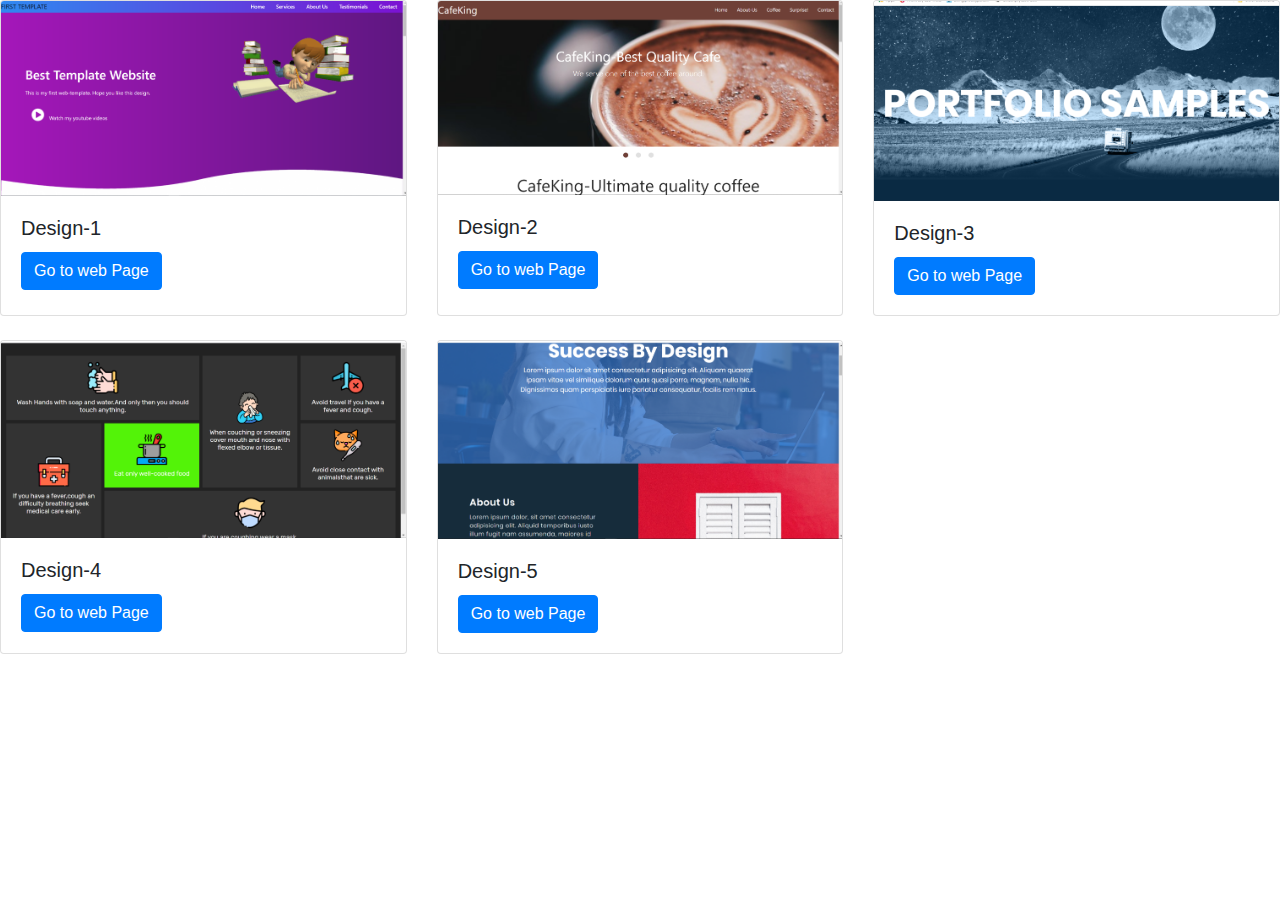
<file: index.html>
<!DOCTYPE html>
<html lang="en">
<head>
    <meta charset="UTF-8">
    <meta name="viewport" content="width=device-width, initial-scale=1.0">
    <title>Document</title>
    <link rel="stylesheet" href="https://stackpath.bootstrapcdn.com/bootstrap/4.4.1/css/bootstrap.min.css" integrity="sha384-Vkoo8x4CGsO3+Hhxv8T/Q5PaXtkKtu6ug5TOeNV6gBiFeWPGFN9MuhOf23Q9Ifjh" crossorigin="anonymous">
    <script src="https://stackpath.bootstrapcdn.com/bootstrap/4.4.1/js/bootstrap.min.js" integrity="sha384-wfSDF2E50Y2D1uUdj0O3uMBJnjuUD4Ih7YwaYd1iqfktj0Uod8GCExl3Og8ifwB6" crossorigin="anonymous"></script></head>
<body>
    <div class="row row-cols-1 row-cols-md-3">
        <div class="col mb-4">
          <div class="card h-100">
            <img src="temp1.png" class="card-img-top" alt="...">
            <div class="card-body">
              <h5 class="card-title">Design-1</h5>
              <a href="Template1/index.html" class="btn btn-primary">Go to web Page</a>
            </div>
          </div>
        </div>
        <div class="col mb-4">
          <div class="card h-100">
            <img src="temp2.png" class="card-img-top" alt="...">
            <div class="card-body">
              <h5 class="card-title">Design-2</h5>
              <a href="Template2.0/index.html" class="btn btn-primary">Go to web Page</a>
            </div>
          </div>
        </div>
        <div class="col mb-4">
          <div class="card h-100">
            <img src="temp3.png" class="card-img-top" alt="...">
            <div class="card-body">
              <h5 class="card-title">Design-3</h5>
              <a href="Template3/index.html" class="btn btn-primary">Go to web Page</a>
            </div>
          </div>
        </div>
        <div class="col mb-4">
            <div class="card h-100">
              <img src="temp4.png" class="card-img-top" alt="...">
              <div class="card-body">
                <h5 class="card-title">Design-4</h5>
                <a href="Template4/index.html" class="btn btn-primary">Go to web Page</a>
              </div>
            </div>
          </div>
        <div class="col mb-4">
          <div class="card h-100">
            <img src="temp5.png" class="card-img-top" alt="...">
            <div class="card-body">
              <h5 class="card-title">Design-5</h5>
              <a href="Template5/index.html" class="btn btn-primary">Go to web Page</a>
            </div>
          </div>
        </div>
      </div>
    </body>
</html>
</file>
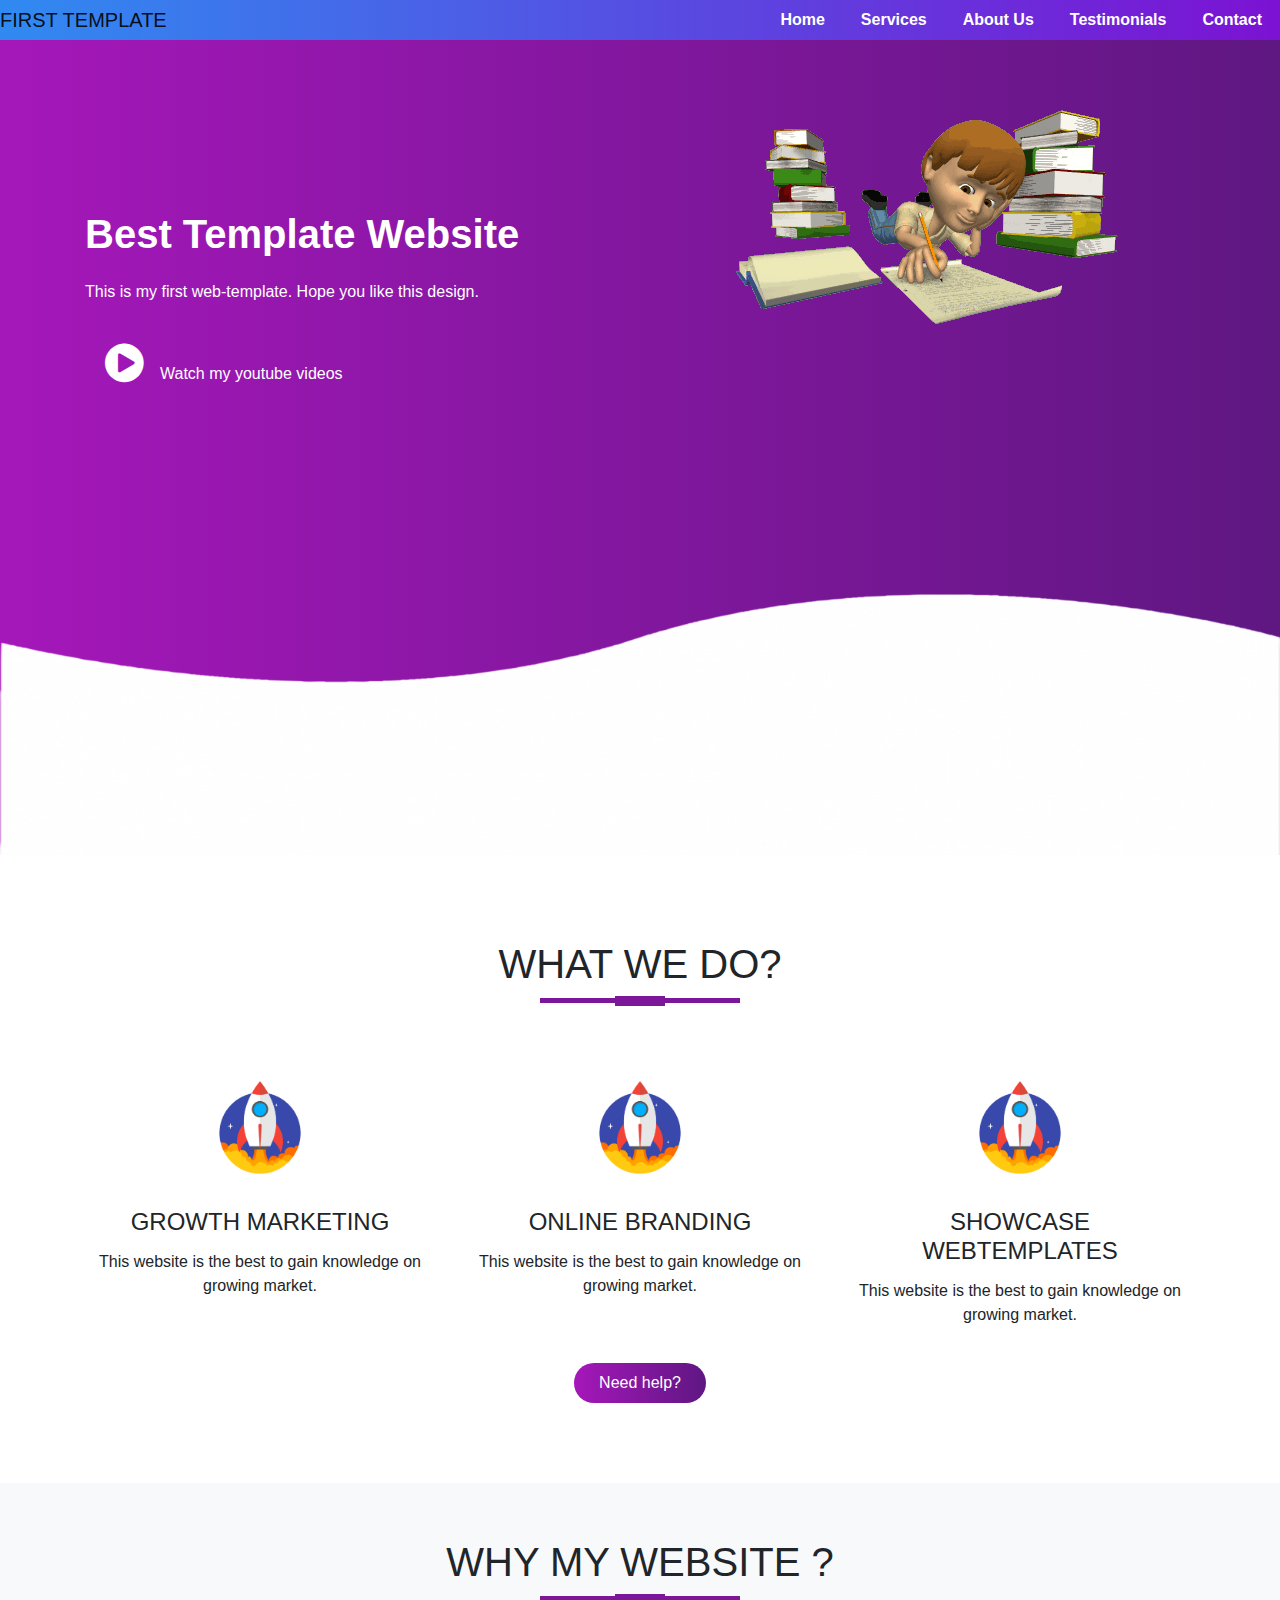
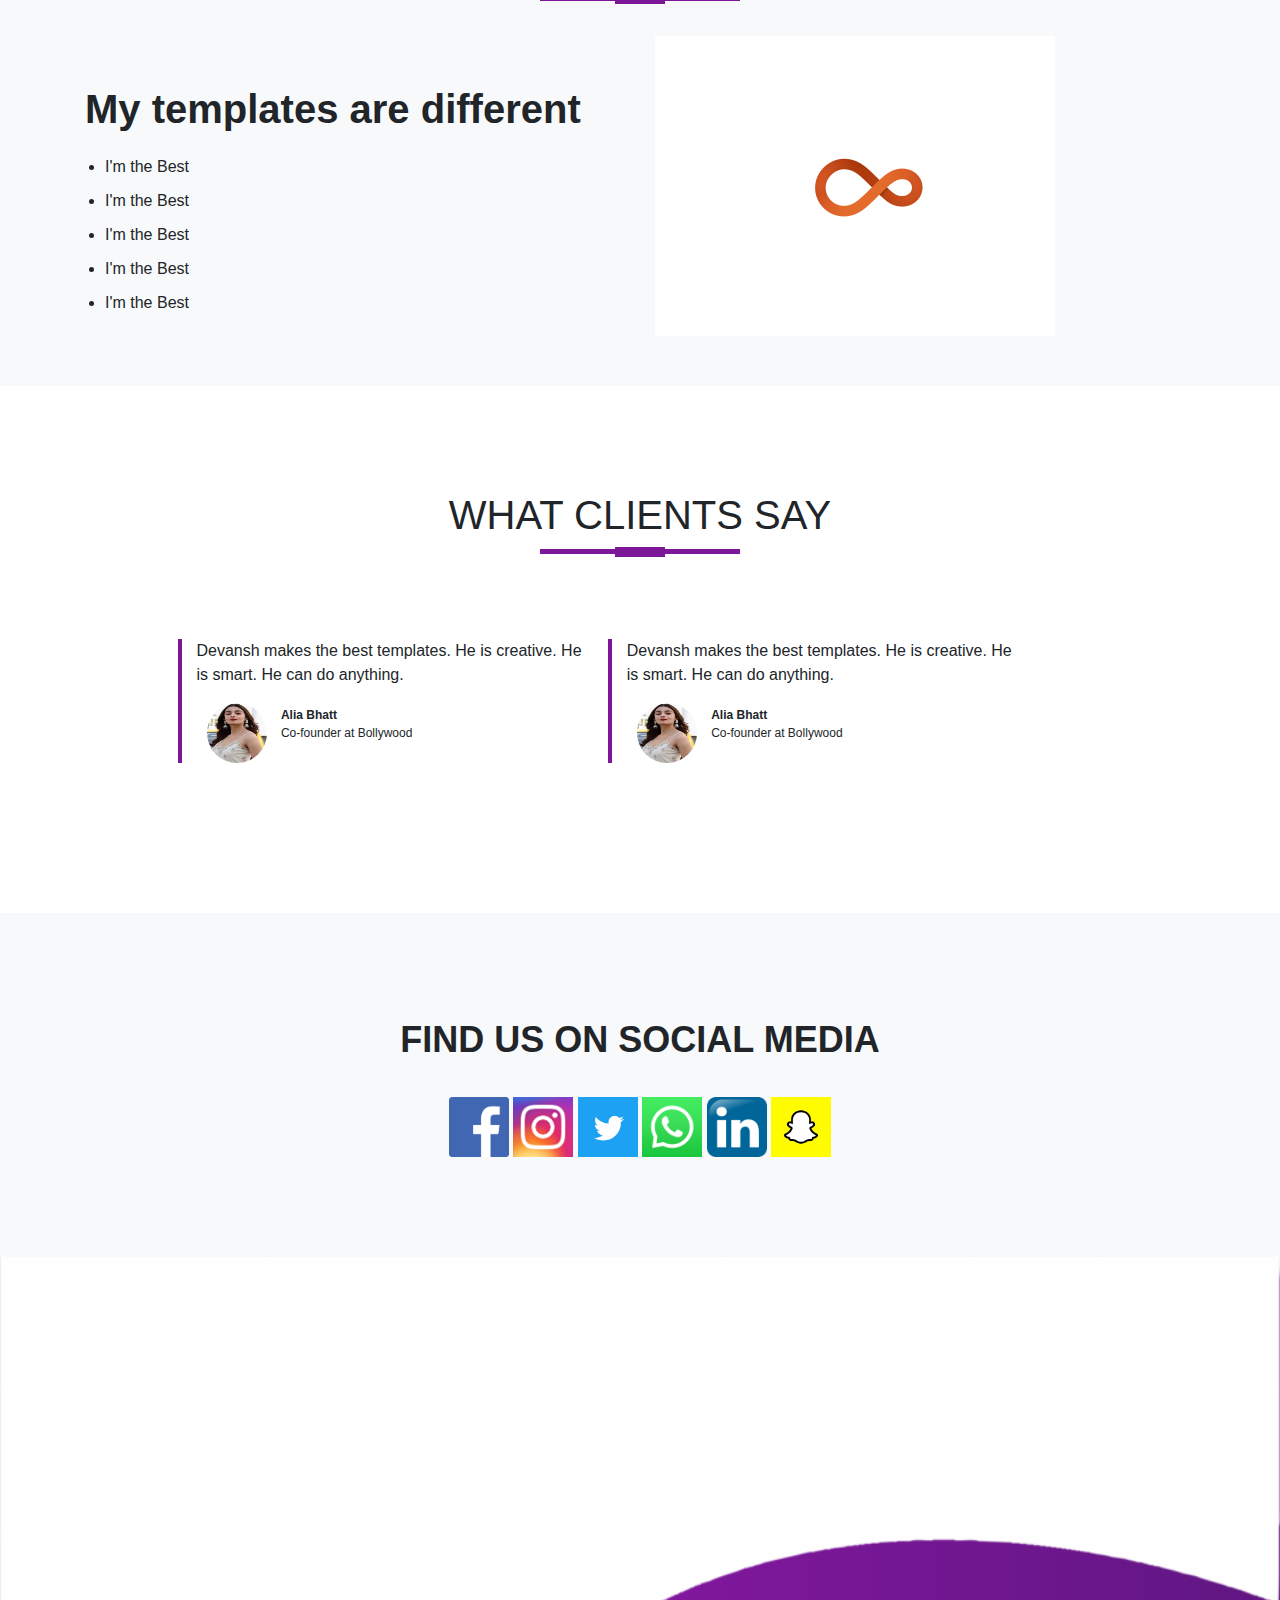
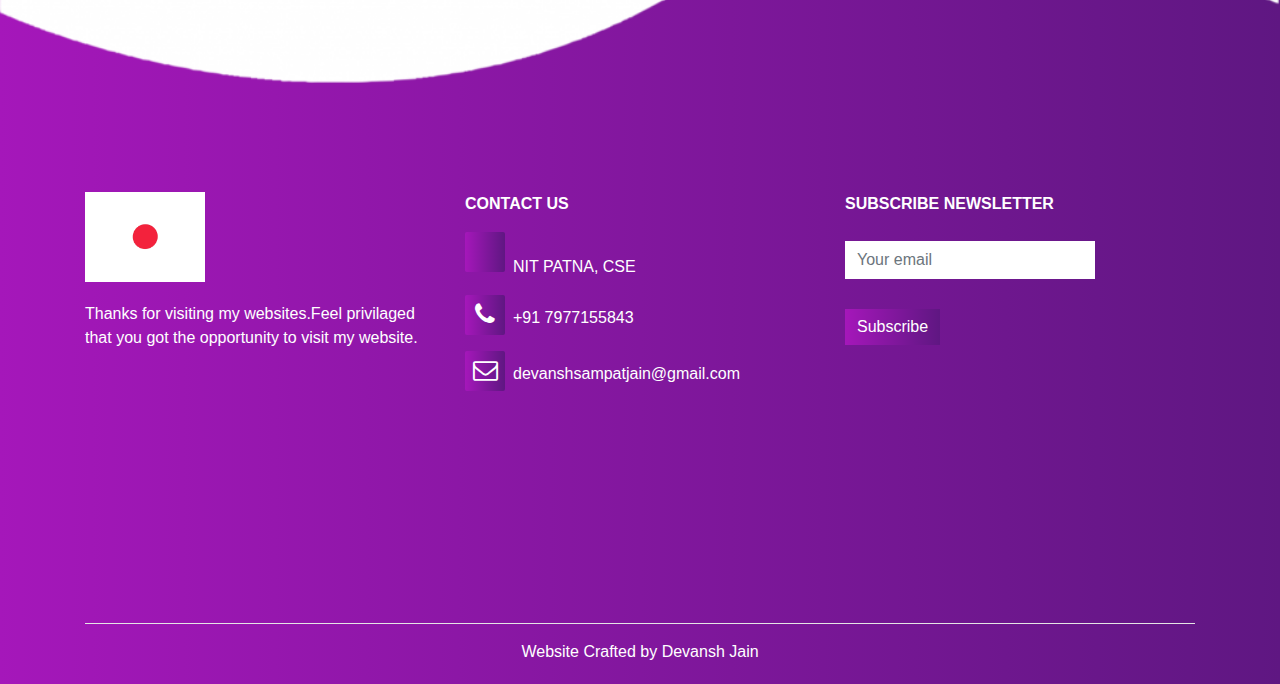
<file: Template1/index.html>
<html>
    <head>
        <title>
            First Designed Website
        </title>
    </head>
        <link rel="stylesheet" href="style.css">
        <link rel="stylesheet" href="https://stackpath.bootstrapcdn.com/bootstrap/4.4.1/css/bootstrap.min.css" integrity="sha384-Vkoo8x4CGsO3+Hhxv8T/Q5PaXtkKtu6ug5TOeNV6gBiFeWPGFN9MuhOf23Q9Ifjh" crossorigin="anonymous">
        <script src="https://code.jquery.com/jquery-3.4.1.slim.min.js" integrity="sha384-J6qa4849blE2+poT4WnyKhv5vZF5SrPo0iEjwBvKU7imGFAV0wwj1yYfoRSJoZ+n" crossorigin="anonymous"></script>
        <script src="https://cdn.jsdelivr.net/npm/popper.js@1.16.0/dist/umd/popper.min.js" integrity="sha384-Q6E9RHvbIyZFJoft+2mJbHaEWldlvI9IOYy5n3zV9zzTtmI3UksdQRVvoxMfooAo" crossorigin="anonymous"></script>
        <script src="https://stackpath.bootstrapcdn.com/bootstrap/4.4.1/js/bootstrap.min.js" integrity="sha384-wfSDF2E50Y2D1uUdj0O3uMBJnjuUD4Ih7YwaYd1iqfktj0Uod8GCExl3Og8ifwB6" crossorigin="anonymous"></script>
        <link href="https://stackpath.bootstrapcdn.com/font-awesome/4.7.0/css/font-awesome.min.css" rel="stylesheet" integrity="sha384-wvfXpqpZZVQGK6TAh5PVlGOfQNHSoD2xbE+QkPxCAFlNEevoEH3Sl0sibVcOQVnN" crossorigin="anonymous">
        
        
        <body>
            <section id="nav-bar">
                <nav class="navbar navbar-expand-lg navbar-light bg-light">
                    <a class="navbar-brand" href="#">FIRST TEMPLATE</a>
                    <button class="navbar-toggler" type="button" data-toggle="collapse" data-target="#navbarSupportedContent" aria-controls="navbarSupportedContent" aria-expanded="false" aria-label="Toggle navigation">
                     <i class="fa fa-bars"></i>

                  </button>
                  
                    <div class="collapse navbar-collapse" id="navbarSupportedContent">
                      <ul class="navbar-nav ml-auto">
                        <li class="nav-item">
                          <a class="nav-link" href="#top">Home </a>
                        </li>
                        <li class="nav-item">
                          <a class="nav-link" href="#services">Services</a>
                        </li>
                        <!-- <li class="nav-item dropdown">
                          <a class="nav-link" href="#" id="navbarDropdown" role="button" data-toggle="dropdown" aria-haspopup="true" aria-expanded="false">
                            Dropdown
                          </a>
                          <div class="dropdown-menu" aria-labelledby="navbarDropdown">
                            <a class="dropdown-item" href="#">Action</a>
                            <a class="dropdown-item" href="#">Another action</a>
                            <div class="dropdown-divider"></div>
                            <a class="dropdown-item" href="#">Something else here</a>
                          </div>
                        </li> -->
                        <li class="nav-item">
                            <a class="nav-link" href="#about-us">About Us </a>
                          </li>
                          <li class="nav-item">
                            <a class="nav-link" href="#testimonials">Testimonials</a>
                          </li>
                          <li class="nav-item">
                            <a class="nav-link" href="#footer">Contact</a>
                          </li>
                        
                    </ul>
                    </div>
                  </nav>

            </section>


            <section id="banner">
                <div class="container">
                    <div class="row">
                        <div class="col-md-6">
                            <p class="promo-title">Best Template Website</p>
                            <p>
                                This is my first web-template. Hope you like this design.
                            </p>
                            <a href="#"><i class="fa fa-play-circle"></i>Watch my youtube videos</a>
                        </div>
                        <div class="col-md-6 text-center">
                            <img src="giphy1.gif" class="img-fluid">
                        </div>
                    </div>
                </div>
                <img src="wave3.png" class="bottom-img1">
                <!-- <img src="wave3.png" class="bottom-img2"> -->

            </section> 

            <section id="services">
                <div class="container text-center">
                    <h1 class="title">WHAT WE DO?</h1>
                    <div class="row text-center">
                    <div class="col-md-4 services">
                        <img src="section2gif.gif" class="service-img">
                        <h4>
                            Growth Marketing
                        </h4>
                        <p>This website is the best to gain knowledge on growing market.</p>
                    </div>
                    <div class="col-md-4 services">
                        <img src="section2gif.gif" class="service-img">
                        <h4>Online Branding</h4>
                        <p>This website is the best to gain knowledge on growing market.</p>
                    </div>
                    <div class="col-md-4 services">
                        <img src="section2gif.gif" class="service-img">
                        <h4>
                            Showcase WebTemplates
                        </h4>
                        <p>This website is the best to gain knowledge on growing market.</p>
                    </div>
                  </div>
                  <button type="button" class="btn btn-primary">Need help?</button>
                </div>
            </section>


            <section id="about-us">
            <div class="container">
                <h1 class="title text-center">WHY MY WEBSITE ?</h1>
                <div class="row">
                <div class="col-md-6 about-us">
                    <p class="about-title">My templates are different</p>
                   <ul>
                       <li>I'm the Best</li>
                       <li>I'm the Best</li>
                       <li>I'm the Best</li>
                       <li>I'm the Best</li>
                       <li>I'm the Best</li>
                   </ul>                 
</div>
<div class="col-md-6">
    <img src="Copper-Loader.gif" class="img-fluid">
</div>
</div>
</div>
</section>




<section id="testimonials">
    <div class="container">
        <h1 class="title text-center">WHAT CLIENTS SAY</h1>
        <div class="row offset-1">
        <div class="col-md-5 testimonials">
            <p>Devansh makes the best templates. He is creative. He is smart. He can do anything.</p>                        
            <img src="alia.jpg">
<p class="user-details"><b>Alia Bhatt</b><br>Co-founder at Bollywood</p>
</div>
<div class="col-md-5 testimonials">
    <p>Devansh makes the best templates. He is creative. He is smart. He can do anything.</p>                        
    <img src="alia.jpg">
<p class="user-details"><b>Alia Bhatt</b><br>Co-founder at Bollywood</p>
</div>
</div>
</div>
</section>

<section id="social-media">
    <div class="container text-center">
        <p>FIND US ON SOCIAL MEDIA</p>
        <div class="social-icons">
        <a href="#"><img src="fb.png"></a>
        <a href="#"><img src="insta.png"></a>
        <a href="#"><img src="twitter.png"></a>
        <a href="#"><img src="whatsapp.png"></a>
        <a href="#"><img src="linkedin.png"></a>
        <a href="#"><img src="snapchat.jpg"></a>

    </div>
    </div>
</section>

<section id="footer">
    <img src="wave3.png" class="footer-img">
    <div class="container">
        <div class="row">
            <div class="col-md-4 footer-box" style="bottom: 200px;">
                <img src="Jelly-Preloader.gif">
                <p>Thanks for visiting my websites.Feel privilaged that you got the opportunity to visit my website.</p>
            </div>
            <div class="col-md-4 footer-box" style="bottom: 200px;">
                <p><b>CONTACT US</b></p>
                <p><i class="fa fa-map-marker-alt"></i>NIT PATNA, CSE</p>
                <p><i class="fa fa-phone"></i>+91 7977155843</p>
                <p><i class="fa fa-envelope-o"></i>devanshsampatjain@gmail.com</p>
            </div>
            <div class="col-md-4 footer-box" style="bottom: 200px;">
                <p><b>SUBSCRIBE NEWSLETTER</b></p>
                <input type="email" class="form-control" placeholder="Your email">
                <button type="button" class="btn btn-primary">Subscribe</button>
         </div>
        </div>
        <hr>
        <p class="copyright">Website Crafted by Devansh Jain</p>
    </div>
</section>


<script src="scroll.js"></script>
<script>
	var scroll = new SmoothScroll('a[href*="#"]');
</script>


    </body>
</html>
</file>
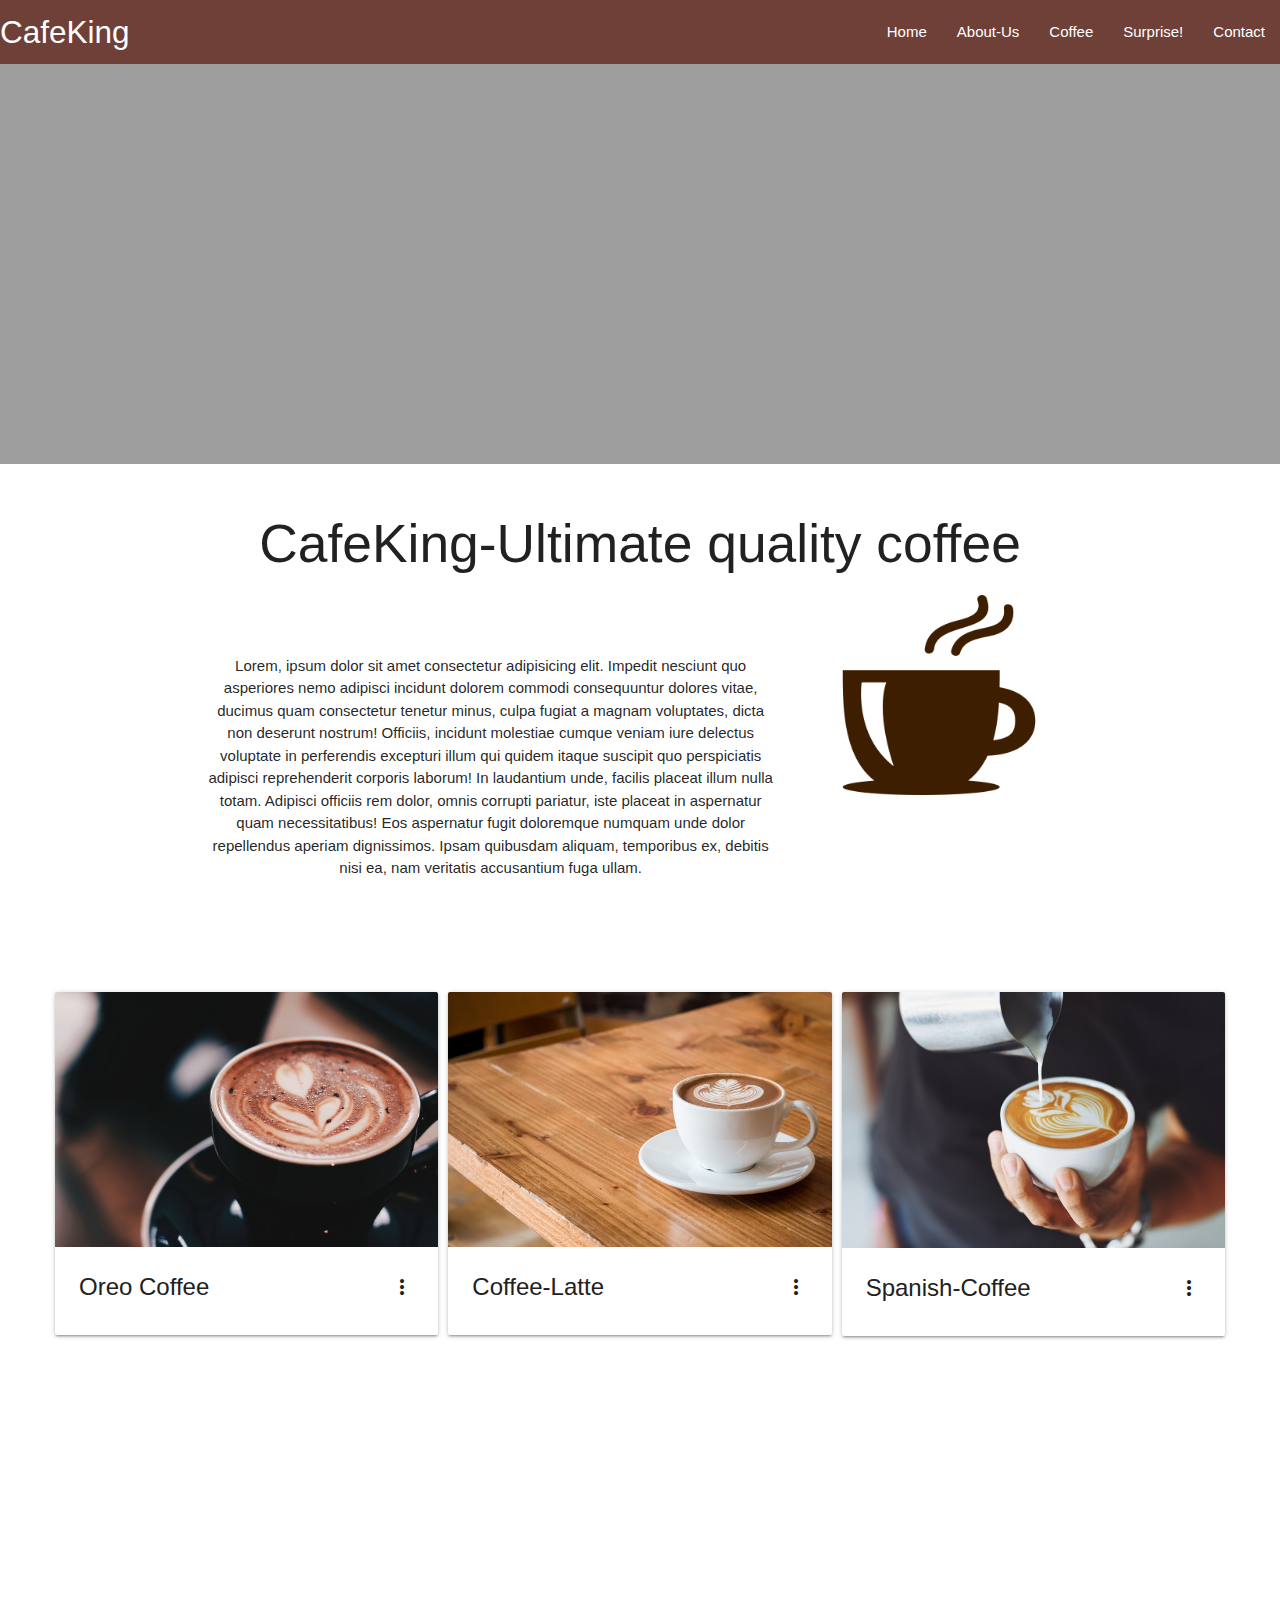
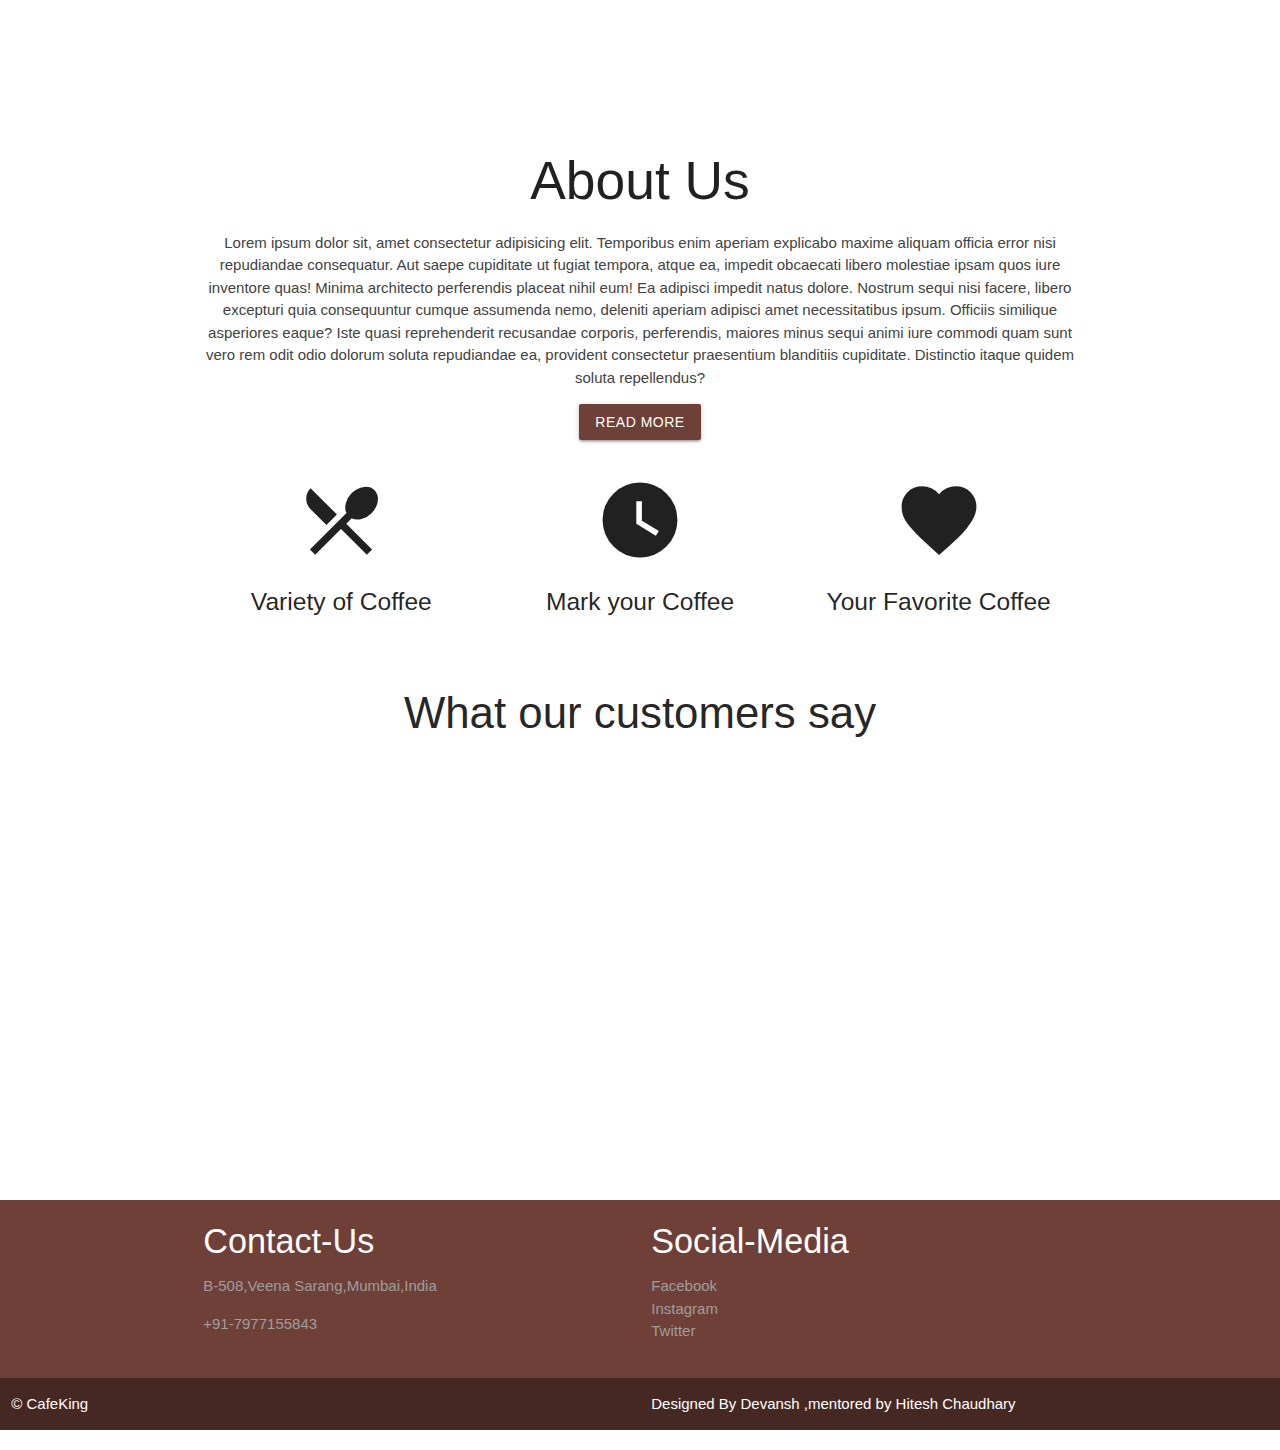
<file: Template2.0/index.html>
<!DOCTYPE html>
<html lang="en">
<head>
    <meta charset="UTF-8">
    <meta name="viewport" content="width=device-width, initial-scale=1.0">
    <title>Coffee King</title>
    <link href="https://fonts.googleapis.com/icon?family=Material+Icons" rel="stylesheet">
	<link href="https://fonts.googleapis.com/css?family=Pacifico&display=swap" rel="stylesheet">
	<link href="https://fonts.googleapis.com/css?family=Bree+Serif&display=swap" rel="stylesheet">
	<link rel="stylesheet" href="https://cdnjs.cloudflare.com/ajax/libs/materialize/1.0.0/css/materialize.min.css">
	<link rel="stylesheet" href="css/style.css">
</head>
<body>
    <section class="fnavbar">
        <nav class="nav-fixed">
            <div class="nav-wrapper">
              <a href="#" class="brand-logo">CafeKing</a>
              <a href="#" data-target="mobile-demo" class="sidenav-trigger"><i class="material-icons">menu</i></a>
              <ul id="nav-mobile" class="right hide-on-med-and-down">
                <li><a href="#" onclick="toggleModal();">Home</a></li>
                <li><a href="#" onclick="toggleModal();">About-Us</a></li>
                <li><a href="#" onclick="toggleModal();">Coffee</a></li>
                <li><a href="#" onclick="toggleModal();">Surprise!</a></li>
                <li><a href="#" onclick="toggleModal();">Contact</a></li>
              </ul>
            </div>
           
          </nav>
        
          <ul class="sidenav" id="mobile-demo">
            <li><a href="#" onclick="toggleModal();">Home</a></li>
            <li><a href="#" onclick="toggleModal();">About-Us</a></li>
            <li><a href="#" onclick="toggleModal();">Coffee</a></li>
            <li><a href="#" onclick="toggleModal();">Surprise!</a></li>
            <li><a href="#" onclick="toggleModal();">Contact</a></li>
           </ul>
    </section>

    <section class="fslider">
        <div class="slider">
            <ul class="slides">
                <li>
                    <img src="images/banner1.jpg" alt="image one"/>
                    <div class="caption center-align white-text">
                        <h3>CafeKing-Best Quality Cafe</h3>
                        <h5 class="light text-lighten-3">
                            We serve one of the best coffee around.
                        </h5>
                    </div>
                </li>
                <li>
                    <img src="images/banner2.jpg" alt="image one"/>
                    <div class="caption center-align white-text">
                        <h3>CafeKing-Best Quality Cafe</h3>
                        <h5 class="light text-lighten-3">
                            The Coffee you never had.
                        </h5>
                    </div>
                </li>
                <li>
                    <img src="images/caro2.jpg" alt="image one"/>
                    <div class="caption center-align white-text">
                        <h3>CafeKing-Best Quality Cafe</h3>
                        <h5 class="light text-lighten-3">
                            The Coffee of a lifetime.
                        </h5>
                    </div>
                </li>
            </ul>
        </div>
    </section>

    <section class="description">
        <div class="section white center">
            <h2 class="header">CafeKing-Ultimate quality coffee</h2>
            <div class="row container center">
                <div class="col center l8 s12 move">                
                    Lorem, ipsum dolor sit amet consectetur adipisicing elit. Impedit nesciunt quo asperiores nemo adipisci incidunt dolorem commodi consequuntur dolores vitae, ducimus quam consectetur tenetur minus, culpa fugiat a magnam voluptates, dicta non deserunt nostrum! Officiis, incidunt molestiae cumque veniam iure delectus voluptate in perferendis excepturi illum qui quidem itaque suscipit quo perspiciatis adipisci reprehenderit corporis laborum! In laudantium unde, facilis placeat illum nulla totam. Adipisci officiis rem dolor, omnis corrupti pariatur, iste placeat in aspernatur quam necessitatibus! Eos aspernatur fugit doloremque numquam unde dolor repellendus aperiam dignissimos. Ipsam quibusdam aliquam, temporibus ex, debitis nisi ea, nam veritatis accusantium fuga ullam.
                </div>
                <div class="col center l4 s12">
                <img src="images/coffee.png" style="object-fit: contain;" height="200" width="auto" alt=""/>
            </div>
        </div>
        </div>
    </section>

    <section class="fcards">
        <div class="row" style="padding-left: 50px; padding-right: 50px;">
            <div class="col s12 m12 l4" style="padding: 50px 5px;">
                <div class="card">
                    <div class="card-image waves-effect waves-block waves-light">
                      <img class="activator" src="images/item1.jpg">
                    </div>
                    <div class="card-content">
                      <span class="card-title activator grey-text text-darken-4">Oreo Coffee<i class="material-icons right">more_vert</i></span>
                    </div>
                    <div class="card-reveal">
                      <span class="card-title grey-text text-darken-4">Card Title<i class="material-icons right">close</i></span>
                      <p>Here is some more information about this product that is only revealed once clicked on.</p>
                    </div>
                  </div>
                            
            </div>
            <div class="col s12 m12 l4" style="padding: 50px 5px;">
                <div class="card">
                    <div class="card-image waves-effect waves-block waves-light">
                      <img class="activator" src="images/item2.jpg">
                    </div>
                    <div class="card-content">
                      <span class="card-title activator grey-text text-darken-4">Coffee-Latte<i class="material-icons right">more_vert</i></span>
                    </div>
                    <div class="card-reveal">
                      <span class="card-title grey-text text-darken-4">Card Title<i class="material-icons right">close</i></span>
                      <p>Here is some more information about this product that is only revealed once clicked on.</p>
                    </div>
                  </div>                
            </div>
            <div class="col s12 m12 l4" style="padding: 50px 5px;">
                <div class="card">
                    <div class="card-image waves-effect waves-block waves-light">
                      <img class="activator" src="images/item3.jpg">
                    </div>
                    <div class="card-content">
                      <span class="card-title activator grey-text text-darken-4">Spanish-Coffee<i class="material-icons right">more_vert</i></span>
                    </div>
                    <div class="card-reveal">
                      <span class="card-title grey-text text-darken-4">Card Title<i class="material-icons right">close</i></span>
                      <p>Here is some more information about this product that is only revealed once clicked on.</p>
                    </div>
                  </div>
                            
            </div>

        </div>
    </section>

    <section class="fparallax">
        <div class="parallax-container">
            <div class="parallax"><img src="images/caro2.png"></div>
          </div>
    </section>

    <section class="fabout">
        <div class="section white center">
            <div class="row container">
                <h2 class="header">About Us</h2>
                <p class="grey-text text-darken-3">
                    Lorem ipsum dolor sit, amet consectetur adipisicing elit. 
                    Temporibus enim aperiam explicabo maxime aliquam officia
                     error nisi repudiandae consequatur. Aut saepe cupiditate
                      ut fugiat tempora, atque ea, impedit obcaecati libero
                       molestiae ipsam quos iure inventore quas! Minima 
                       architecto perferendis placeat nihil eum! Ea adipisci 
                       impedit natus dolore. Nostrum sequi nisi facere, libero 
                       excepturi quia consequuntur cumque assumenda nemo, deleniti
                        aperiam adipisci amet necessitatibus ipsum. Officiis 
                        similique asperiores eaque? Iste quasi reprehenderit 
                        recusandae corporis, perferendis, maiores minus sequi 
                        animi iure commodi quam sunt vero rem odit odio dolorum
                         soluta repudiandae ea, provident consectetur praesentium 
                         blanditiis cupiditate. Distinctio itaque quidem soluta 
                         repellendus?
                </p>
                <a href="#" style="background: #6f4037;" class="btn waves-effect waves-light">Read More</a>
            </div>
        </div>
    </section>

    <section class="fservices">
        <div class="row container">
            <div class="col s12 l4 center">
                <i class="large material-icons icon-coffee">local_dining</i>
                <h5 class="header">Variety of Coffee</h5>
            </div>
            <div class="col s12 l4 center">
                <i class="large material-icons icon-coffee">watch_later</i>
                <h5 class="header">Mark your Coffee</h5>
            </div>
            <div class="col s12 l4 center">
                <i class="large material-icons icon-coffee">favorite</i>
                <h5 class="header">Your Favorite Coffee</h5>
            </div>

        </div>
    </section>

    <section class="freviews">
        <div class="section white center">
            <h3 class="header">What our customers say</h3>
            <div class="carousel myreviews" style="margin-bottom: 30px;">
            <a href="#" class="carousel-item">
                <div class="row">
                    <div class="col s12">
                        <div class="card-panel teal"
                         style="background-color: #6f4037 !important;">
                            <span class="white-text">One review</span>
                            <p class="white-text">
                                Lorem ipsum dolor sit, amet consectetur adipisicing elit. Voluptate quia accusantium unde facere, distinctio omnis porro ipsa dolorum enim non, eum labore adipisci deserunt, corporis voluptatibus animi? Maxime, quod neque?
                            </p>
                        </div>
                    </div>
                </div>
            </a>
            <a href="#" class="carousel-item">
                <div class="row">
                    <div class="col s12">
                        <div class="card-panel teal"
                         style="background-color: #6f4037 !important;">
                            <span class="white-text">One review</span>
                            <p class="white-text">
                                Lorem ipsum dolor sit, amet consectetur adipisicing elit. Voluptate quia accusantium unde facere, distinctio omnis porro ipsa dolorum enim non, eum labore adipisci deserunt, corporis voluptatibus animi? Maxime, quod neque?
                            </p>
                        </div>
                    </div>
                </div>
            </a>
            <a href="#" class="carousel-item">
                <div class="row">
                    <div class="col s12">
                        <div class="card-panel teal"
                         style="background-color: #6f4037 !important;">
                            <span class="white-text">One review</span>
                            <p class="white-text">
                                Lorem ipsum dolor sit, amet consectetur adipisicing elit. Voluptate quia accusantium unde facere, distinctio omnis porro ipsa dolorum enim non, eum labore adipisci deserunt, corporis voluptatibus animi? Maxime, quod neque?
                            </p>
                        </div>
                    </div>
                </div>
            </a>
            <a href="#" class="carousel-item">
                <div class="row">
                    <div class="col s12">
                        <div class="card-panel teal"
                         style="background-color: #6f4037 !important;">
                            <span class="white-text">One review</span>
                            <p class="white-text">
                                Lorem ipsum dolor sit, amet consectetur adipisicing elit. Voluptate quia accusantium unde facere, distinctio omnis porro ipsa dolorum enim non, eum labore adipisci deserunt, corporis voluptatibus animi? Maxime, quod neque?
                            </p>
                        </div>
                    </div>
                </div>
            </a>
            <a href="#" class="carousel-item">
                <div class="row">
                    <div class="col s12">
                        <div class="card-panel teal"
                         style="background-color: #6f4037 !important;">
                            <span class="white-text">One review</span>
                            <p class="white-text">
                                Lorem ipsum dolor sit, amet consectetur adipisicing elit. Voluptate quia accusantium unde facere, distinctio omnis porro ipsa dolorum enim non, eum labore adipisci deserunt, corporis voluptatibus animi? Maxime, quod neque?
                            </p>
                        </div>
                    </div>
                </div>
            </a>
            <a href="#" class="carousel-item">
                <div class="row">
                    <div class="col s12">
                        <div class="card-panel teal"
                         style="background-color: #6f4037 !important;">
                            <span class="white-text">One review</span>
                            <p class="white-text">
                                Lorem ipsum dolor sit, amet consectetur adipisicing elit. Voluptate quia accusantium unde facere, distinctio omnis porro ipsa dolorum enim non, eum labore adipisci deserunt, corporis voluptatibus animi? Maxime, quod neque?
                            </p>
                        </div>
                    </div>
                </div>
            </a>
            </div>
        </div>
    </section>

    <section class="footer">
        <footer class="footer-one">
            <div class="container">
                <div class="row">
                    <div class="col l6 s12">
                        <h4 class="white-text">Contact-Us</h4>
                        <p class="grey-text">
                            B-508,Veena Sarang,Mumbai,India
                        </p>
                        <p class="grey-text">
                            +91-7977155843
                        </p>
                    </div>
                    <div class="col l6 s12">
                        <h4 class="white-text">Social-Media</h4>
                        <ul>
                            <li><a href="#" class="grey-text">Facebook</a></li>
                            <li><a href="#" class="grey-text">Instagram</a></li>
                            <li><a href="#" class="grey-text">Twitter</a></li>
                       
                        </ul>
                    </div>
                </div>
                
            </div>
            <div class="row footer-two">
                <div class="col l6 s12">
                    <p class="white-text">&copy; CafeKing</p>
                </div>
                <div class="col l6 s12">
                    <p class="white-text">Designed By Devansh ,mentored by Hitesh Chaudhary</p>
                </div>
            </div>
        </footer>
    </section>

    <section class="infomodal">
    <div id="modal3" class="modal">
        <div class="modal-content">
            <h4 id="info-modal-heading">
                Link Disabled
            </h4>
            <p id="info-modal-content">Sorry! All Links are Disabled</p>
        </div>
        <div class="modal-footer">
            <a href="#" class="modal-close wave-effect btn-flat">Close</a>
        </div>
    </div>
</section>

      <script
    src="https://cdnjs.cloudflare.com/ajax/libs/jquery/3.5.0/jquery.min.js"
    integrity="sha256-xNzN2a4ltkB44Mc/Jz3pT4iU1cmeR0FkXs4pru/JxaQ="
    crossorigin="anonymous"></script>
    <script src="https://cdnjs.cloudflare.com/ajax/libs/materialize/1.0.0/js/materialize.min.js"></script>
    <script src="js/init.js"></script>
</body>
</html>
</file>
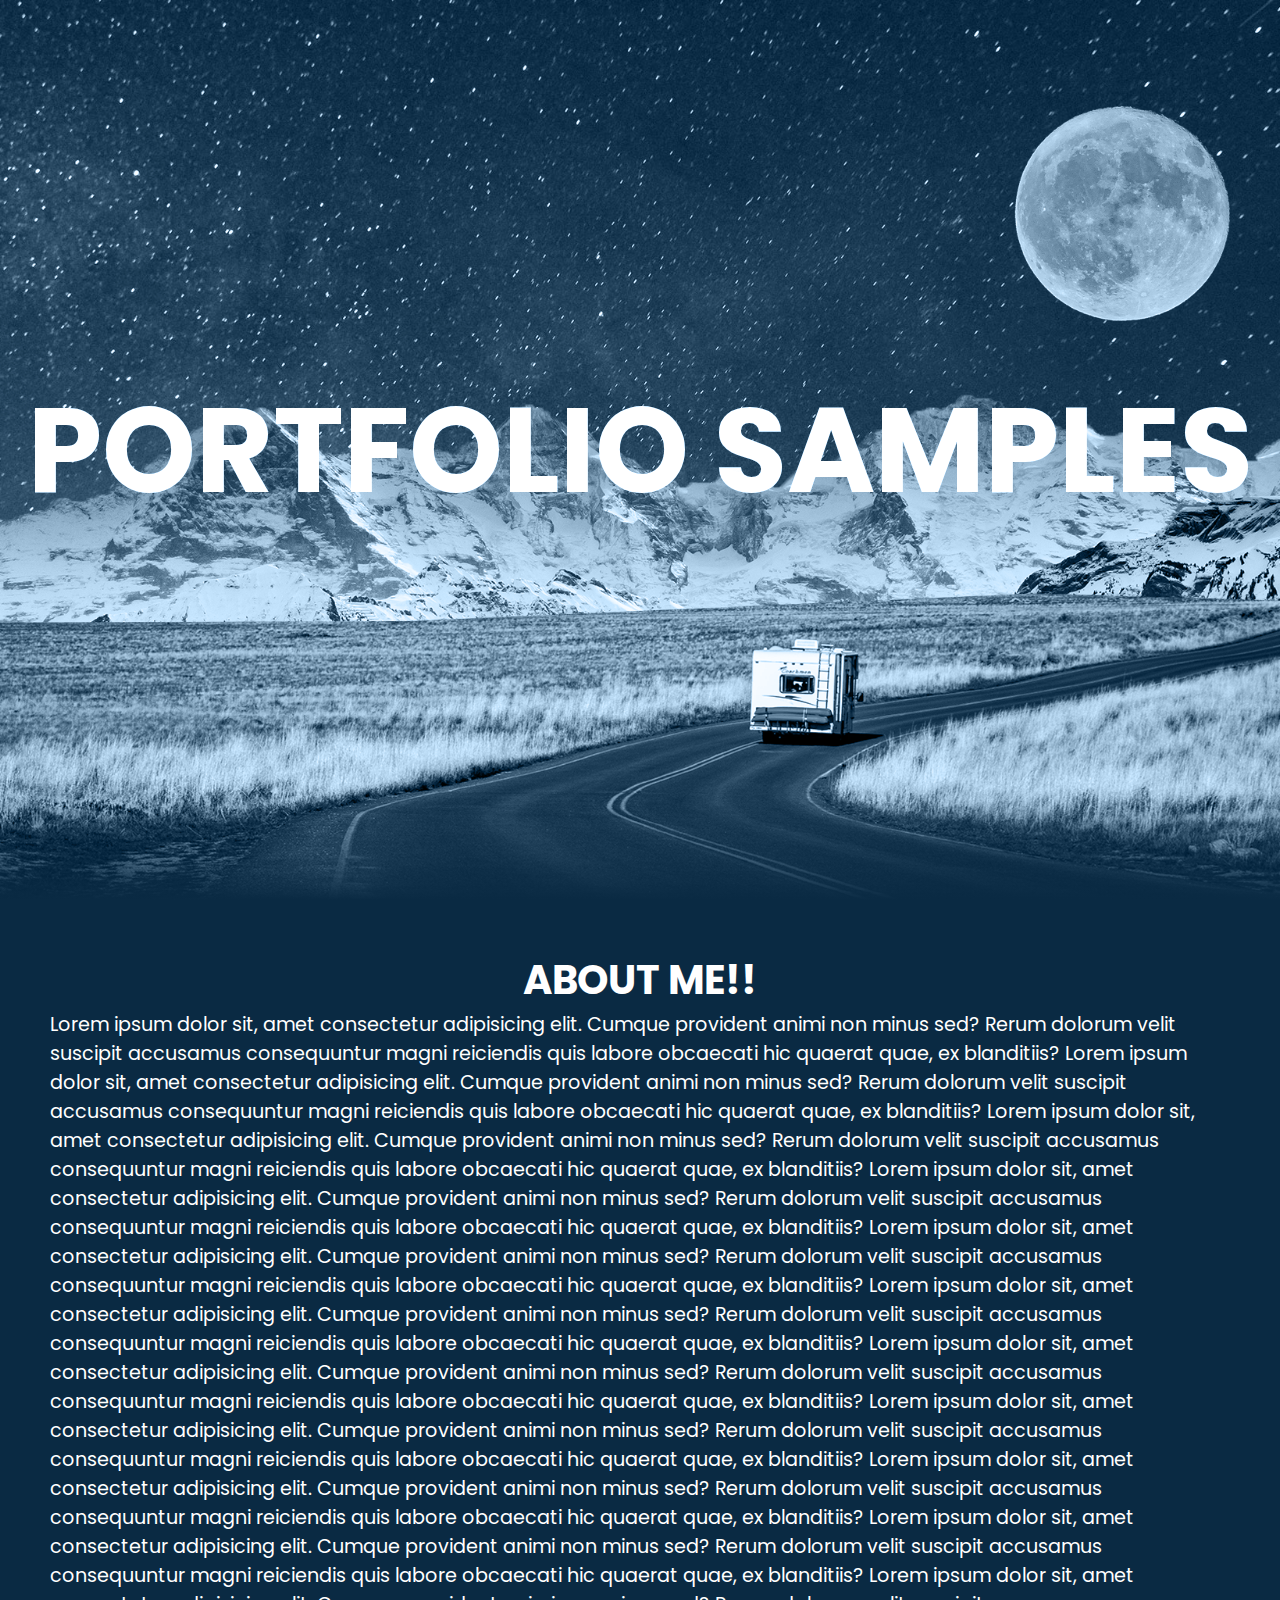
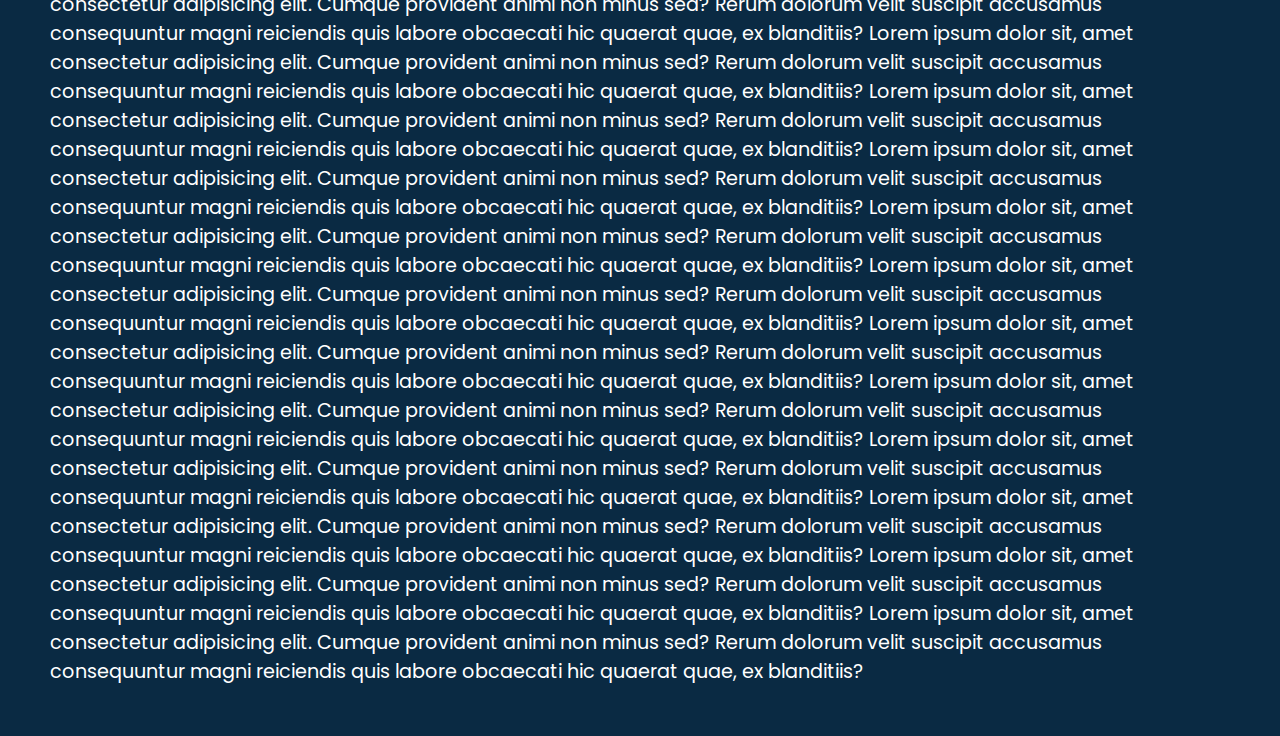
<file: Template3/index.html>
<!DOCTYPE html>
<html lang="en">
<head>
     <title>MoonLight Light Parallax Effect</title>
     <link rel="stylesheet" type="text/css" href="style.css">
</head>
<body>
    <div id="progressbar"></div>
    <div id="scrollPath"></div>
    <section class="first">
        <img src="images/bg.jpg" id="bg">
        <img src="images/moon.png" id="moon">
        <img src="images/mountain.png" id="mountain">
        <img src="images/road.png" id="road">
        <h2 id="text">PORTFOLIO SAMPLES</h2>
    </section>

    <section class="second">
        <h2 style="text-align: center;">ABOUT ME!!</h2>
      <p>Lorem ipsum dolor sit, amet consectetur adipisicing elit. Cumque provident animi non minus sed? Rerum dolorum velit suscipit accusamus consequuntur magni reiciendis quis labore obcaecati hic quaerat quae, ex blanditiis?
        Lorem ipsum dolor sit, amet consectetur adipisicing elit. Cumque provident animi non minus sed? Rerum dolorum velit suscipit accusamus consequuntur magni reiciendis quis labore obcaecati hic quaerat quae, ex blanditiis?
        Lorem ipsum dolor sit, amet consectetur adipisicing elit. Cumque provident animi non minus sed? Rerum dolorum velit suscipit accusamus consequuntur magni reiciendis quis labore obcaecati hic quaerat quae, ex blanditiis?
        Lorem ipsum dolor sit, amet consectetur adipisicing elit. Cumque provident animi non minus sed? Rerum dolorum velit suscipit accusamus consequuntur magni reiciendis quis labore obcaecati hic quaerat quae, ex blanditiis?
        Lorem ipsum dolor sit, amet consectetur adipisicing elit. Cumque provident animi non minus sed? Rerum dolorum velit suscipit accusamus consequuntur magni reiciendis quis labore obcaecati hic quaerat quae, ex blanditiis?
        Lorem ipsum dolor sit, amet consectetur adipisicing elit. Cumque provident animi non minus sed? Rerum dolorum velit suscipit accusamus consequuntur magni reiciendis quis labore obcaecati hic quaerat quae, ex blanditiis?
        Lorem ipsum dolor sit, amet consectetur adipisicing elit. Cumque provident animi non minus sed? Rerum dolorum velit suscipit accusamus consequuntur magni reiciendis quis labore obcaecati hic quaerat quae, ex blanditiis?
        Lorem ipsum dolor sit, amet consectetur adipisicing elit. Cumque provident animi non minus sed? Rerum dolorum velit suscipit accusamus consequuntur magni reiciendis quis labore obcaecati hic quaerat quae, ex blanditiis?
        Lorem ipsum dolor sit, amet consectetur adipisicing elit. Cumque provident animi non minus sed? Rerum dolorum velit suscipit accusamus consequuntur magni reiciendis quis labore obcaecati hic quaerat quae, ex blanditiis?
        Lorem ipsum dolor sit, amet consectetur adipisicing elit. Cumque provident animi non minus sed? Rerum dolorum velit suscipit accusamus consequuntur magni reiciendis quis labore obcaecati hic quaerat quae, ex blanditiis?
        Lorem ipsum dolor sit, amet consectetur adipisicing elit. Cumque provident animi non minus sed? Rerum dolorum velit suscipit accusamus consequuntur magni reiciendis quis labore obcaecati hic quaerat quae, ex blanditiis?
        Lorem ipsum dolor sit, amet consectetur adipisicing elit. Cumque provident animi non minus sed? Rerum dolorum velit suscipit accusamus consequuntur magni reiciendis quis labore obcaecati hic quaerat quae, ex blanditiis?
        Lorem ipsum dolor sit, amet consectetur adipisicing elit. Cumque provident animi non minus sed? Rerum dolorum velit suscipit accusamus consequuntur magni reiciendis quis labore obcaecati hic quaerat quae, ex blanditiis?
        Lorem ipsum dolor sit, amet consectetur adipisicing elit. Cumque provident animi non minus sed? Rerum dolorum velit suscipit accusamus consequuntur magni reiciendis quis labore obcaecati hic quaerat quae, ex blanditiis?
        Lorem ipsum dolor sit, amet consectetur adipisicing elit. Cumque provident animi non minus sed? Rerum dolorum velit suscipit accusamus consequuntur magni reiciendis quis labore obcaecati hic quaerat quae, ex blanditiis?
        Lorem ipsum dolor sit, amet consectetur adipisicing elit. Cumque provident animi non minus sed? Rerum dolorum velit suscipit accusamus consequuntur magni reiciendis quis labore obcaecati hic quaerat quae, ex blanditiis?
        Lorem ipsum dolor sit, amet consectetur adipisicing elit. Cumque provident animi non minus sed? Rerum dolorum velit suscipit accusamus consequuntur magni reiciendis quis labore obcaecati hic quaerat quae, ex blanditiis?
        Lorem ipsum dolor sit, amet consectetur adipisicing elit. Cumque provident animi non minus sed? Rerum dolorum velit suscipit accusamus consequuntur magni reiciendis quis labore obcaecati hic quaerat quae, ex blanditiis?
        Lorem ipsum dolor sit, amet consectetur adipisicing elit. Cumque provident animi non minus sed? Rerum dolorum velit suscipit accusamus consequuntur magni reiciendis quis labore obcaecati hic quaerat quae, ex blanditiis?
        Lorem ipsum dolor sit, amet consectetur adipisicing elit. Cumque provident animi non minus sed? Rerum dolorum velit suscipit accusamus consequuntur magni reiciendis quis labore obcaecati hic quaerat quae, ex blanditiis?
        Lorem ipsum dolor sit, amet consectetur adipisicing elit. Cumque provident animi non minus sed? Rerum dolorum velit suscipit accusamus consequuntur magni reiciendis quis labore obcaecati hic quaerat quae, ex blanditiis?
        Lorem ipsum dolor sit, amet consectetur adipisicing elit. Cumque provident animi non minus sed? Rerum dolorum velit suscipit accusamus consequuntur magni reiciendis quis labore obcaecati hic quaerat quae, ex blanditiis?
      
    </p>
    </section>

    

    <script type="text/javascript">
    let bg=document.getElementById("bg");
    let moon=document.getElementById("moon");
    let mountain=document.getElementById("mountain");
    let road=document.getElementById("road");
    let text=document.getElementById("text");

    window.addEventListener('scroll',function(){
        var value=window.scrollY;

        bg.style.top=value*0.5+'px';
        moon.style.left=-value*0.5+'px';
        mountain.style.top=-value*0.15+'px';
        road.style.top=-value*0.15+'px';
        text.style.top=value*1+'px';
    })

    let progress=document.getElementById('progressbar');
    let totalHeight=document.body.scrollHeight - window.innerHeight;
    window.onscroll=function(){
        let progressHeight=(window.pageYOffset/totalHeight)*100;
        progress.style.height=progressHeight + "%";
    }

    </script>
    
</body>
</html>
</file>
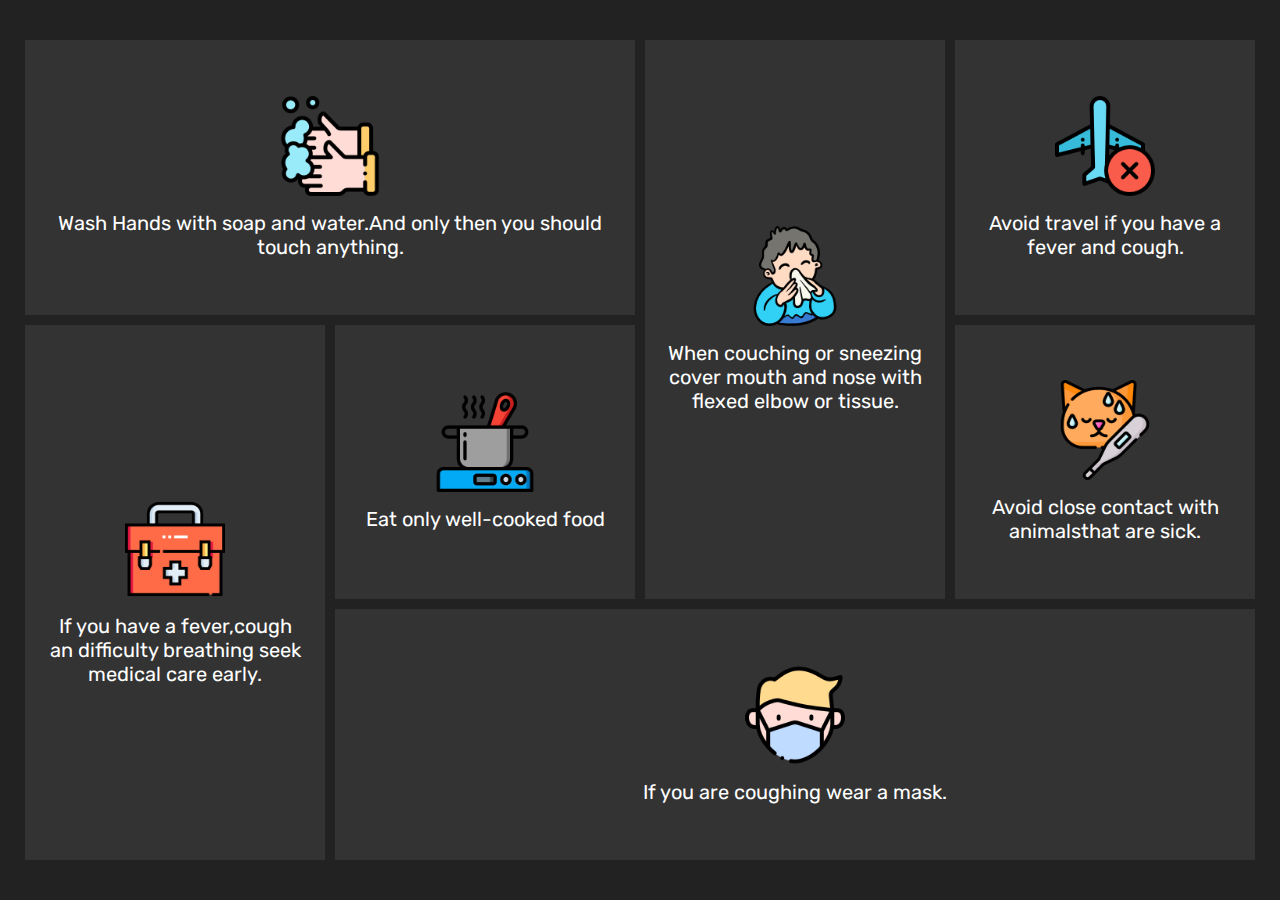
<file: Template4/index.html>
<!DOCTYPE html>
<html lang="en">
<head>

    <title>Corona Virus | Just For Awareness</title>
    <link rel="stylesheet" type="text/css" href="style.css">
</head>
<body>
    <div class="container">
    <div class="box">
        <div class="content">
            <img src="images/washing-hand.png">
            <p>Wash Hands with soap and water.And only then you should touch anything.</p>
        </div>
    </div>
    <div class="box">
        <div class="content">
            <img src="images/cold.png">
            <p>When couching or sneezing cover mouth and nose with flexed elbow or tissue.</p>
        </div>
    </div>
    <div class="box">
        <div class="content">
            <img src="images/flight.png">
            <p>Avoid travel if you have a fever and cough.</p>
        </div>
    </div>
    <div class="box">
        <div class="content">
            <img src="images/first-aid-kit.png">
            <p>If you have a fever,cough an difficulty breathing seek medical care early.</p>
        </div>
    </div>
    <div class="box">
        <div class="content">
            <img src="images/medical-mask.png">
            <p>If you are coughing wear a mask.</p>
        </div>
    </div>
    <div class="box">
        <div class="content">
            <img src="images/cooking.png">
            <p>Eat only well-cooked food</p>
        </div>
    </div>
    <div class="box">
        <div class="content">
            <img src="images/fever.png">
            <p>Avoid close contact with animalsthat are sick.</p>
        </div>
    </div>
</div>
</body>
</html>
</file>
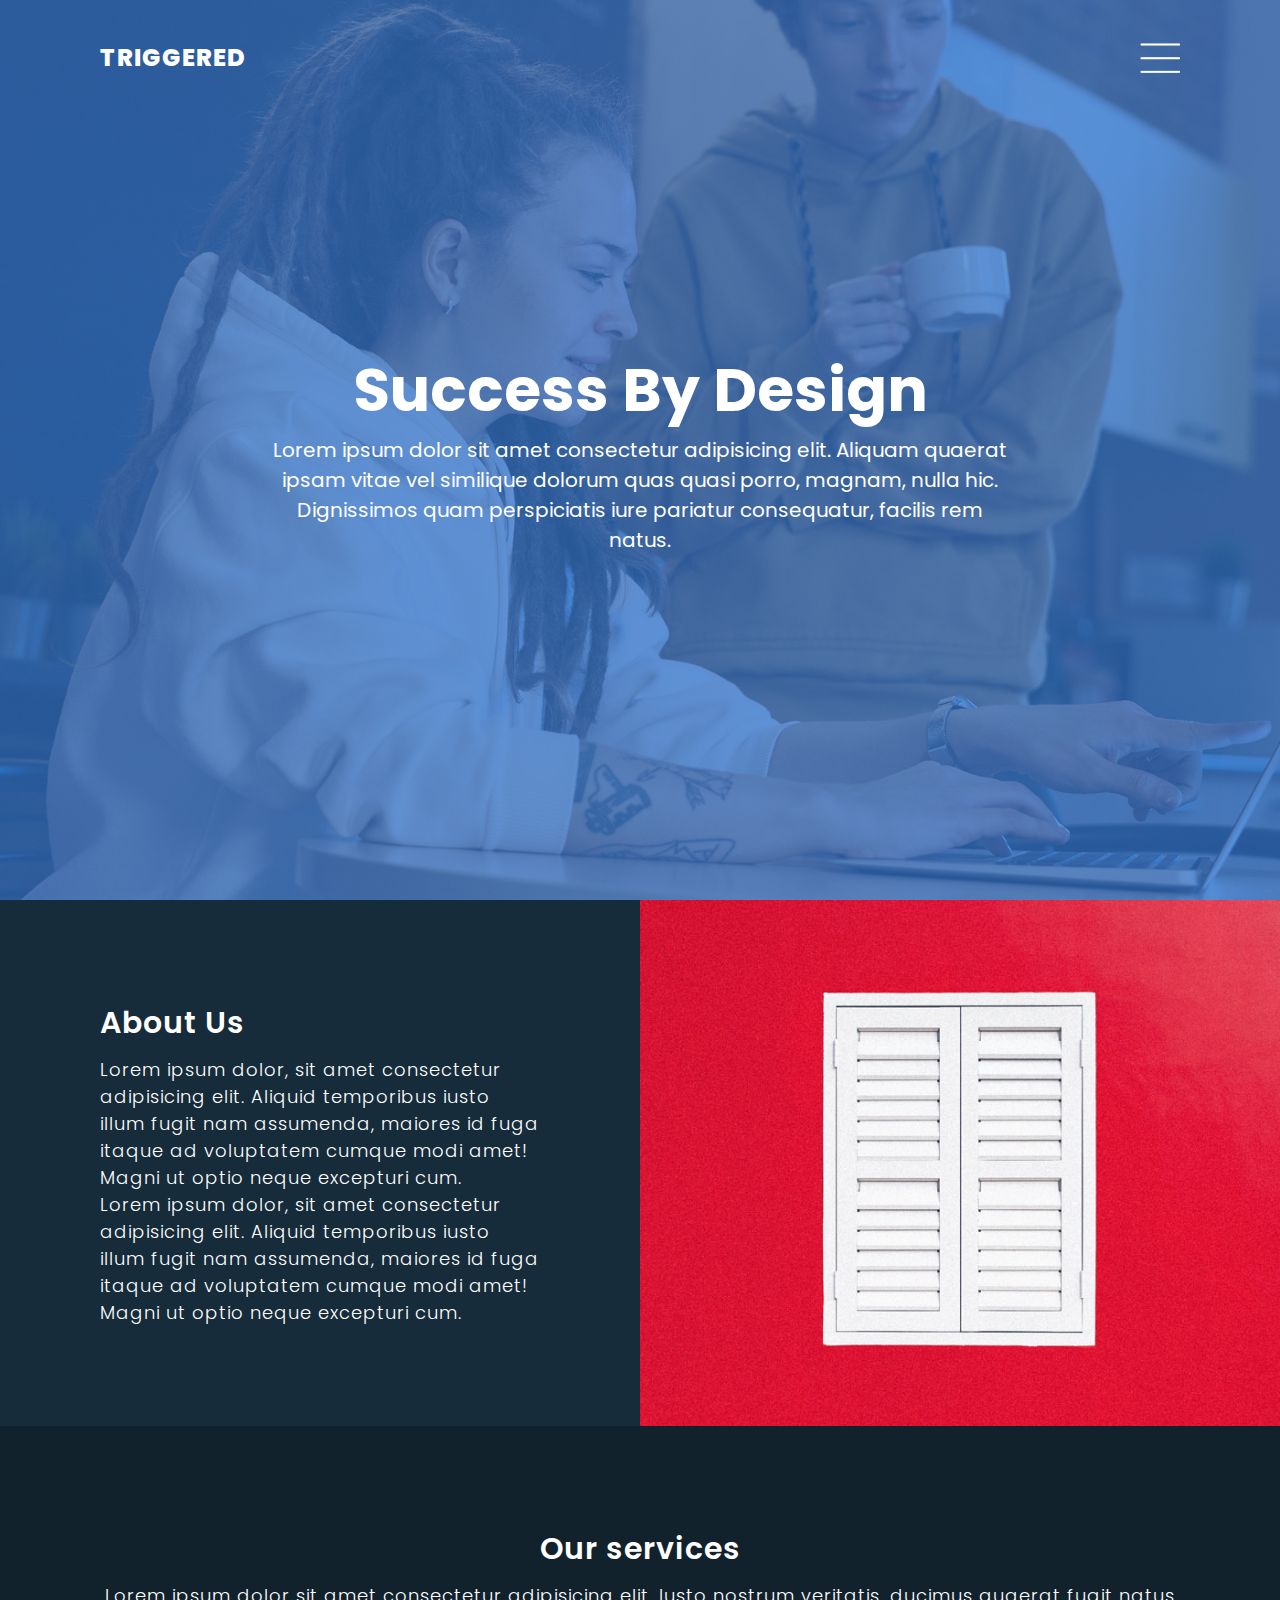
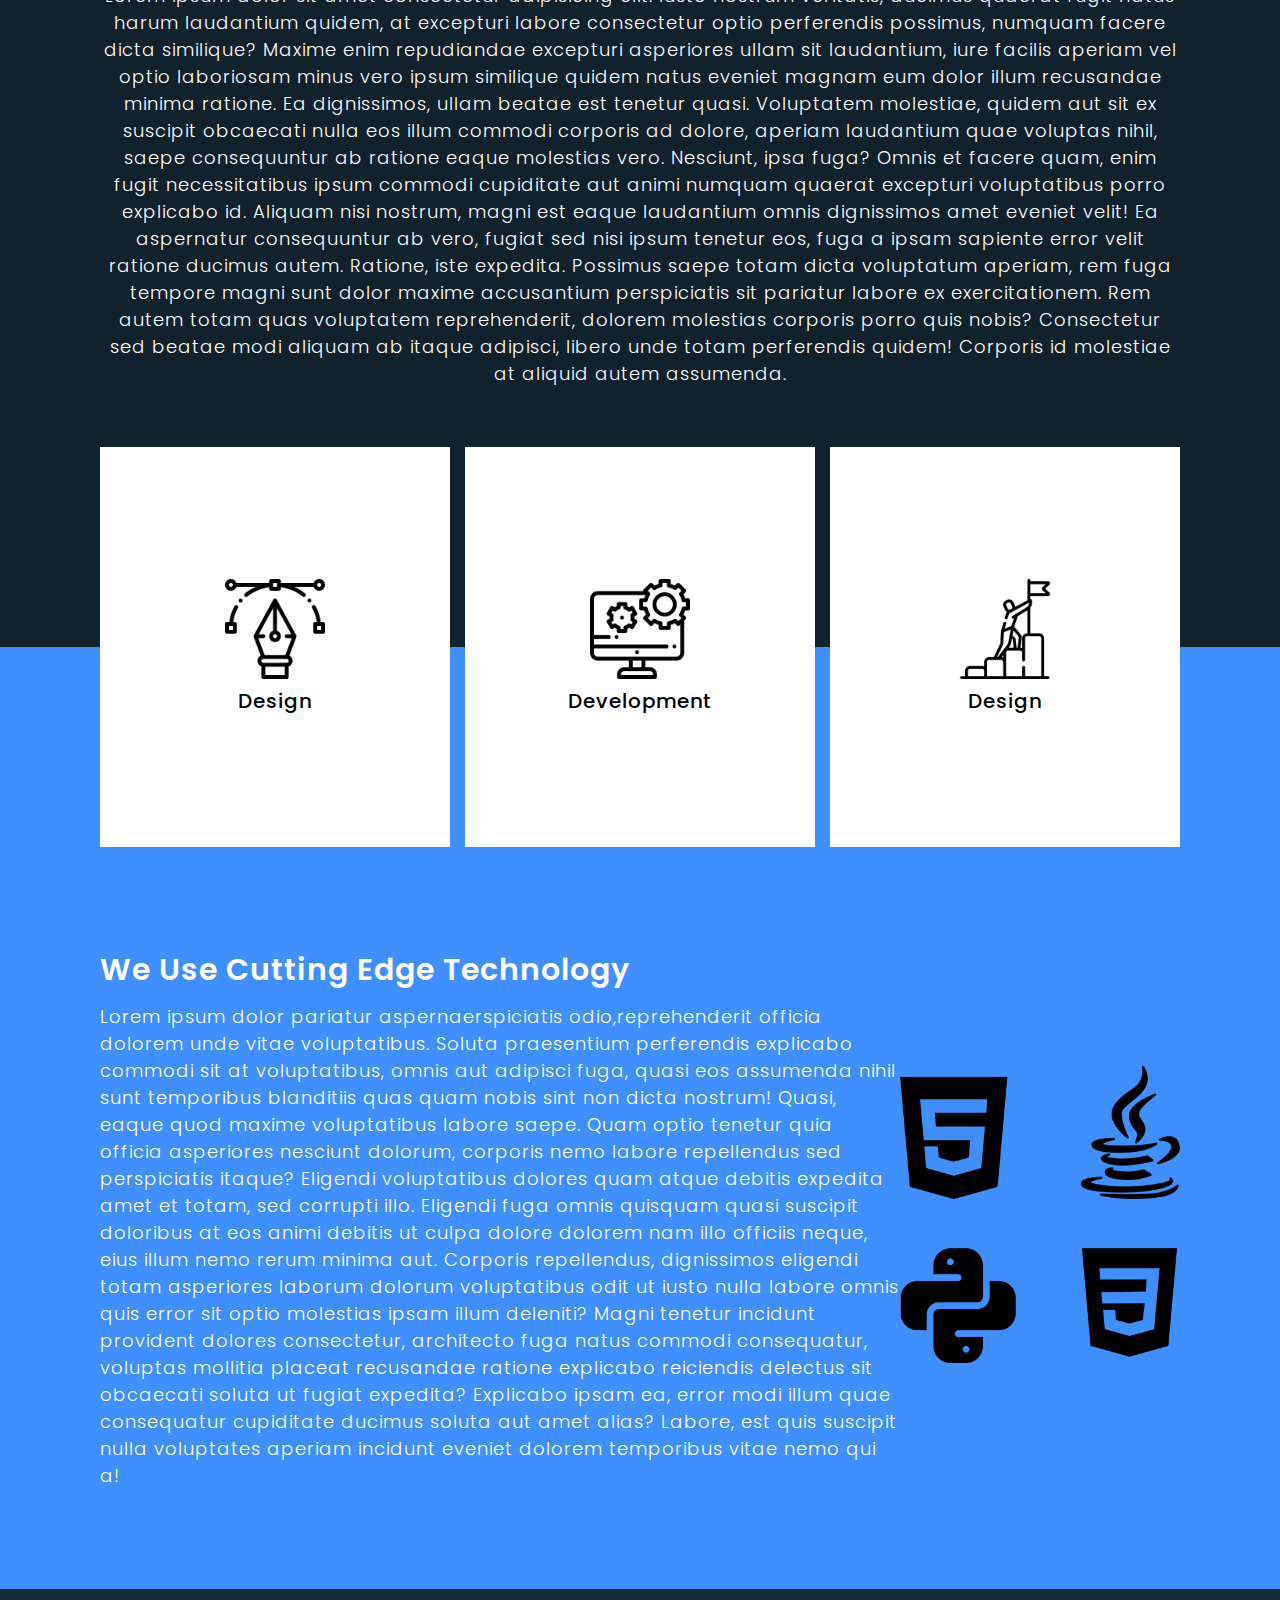
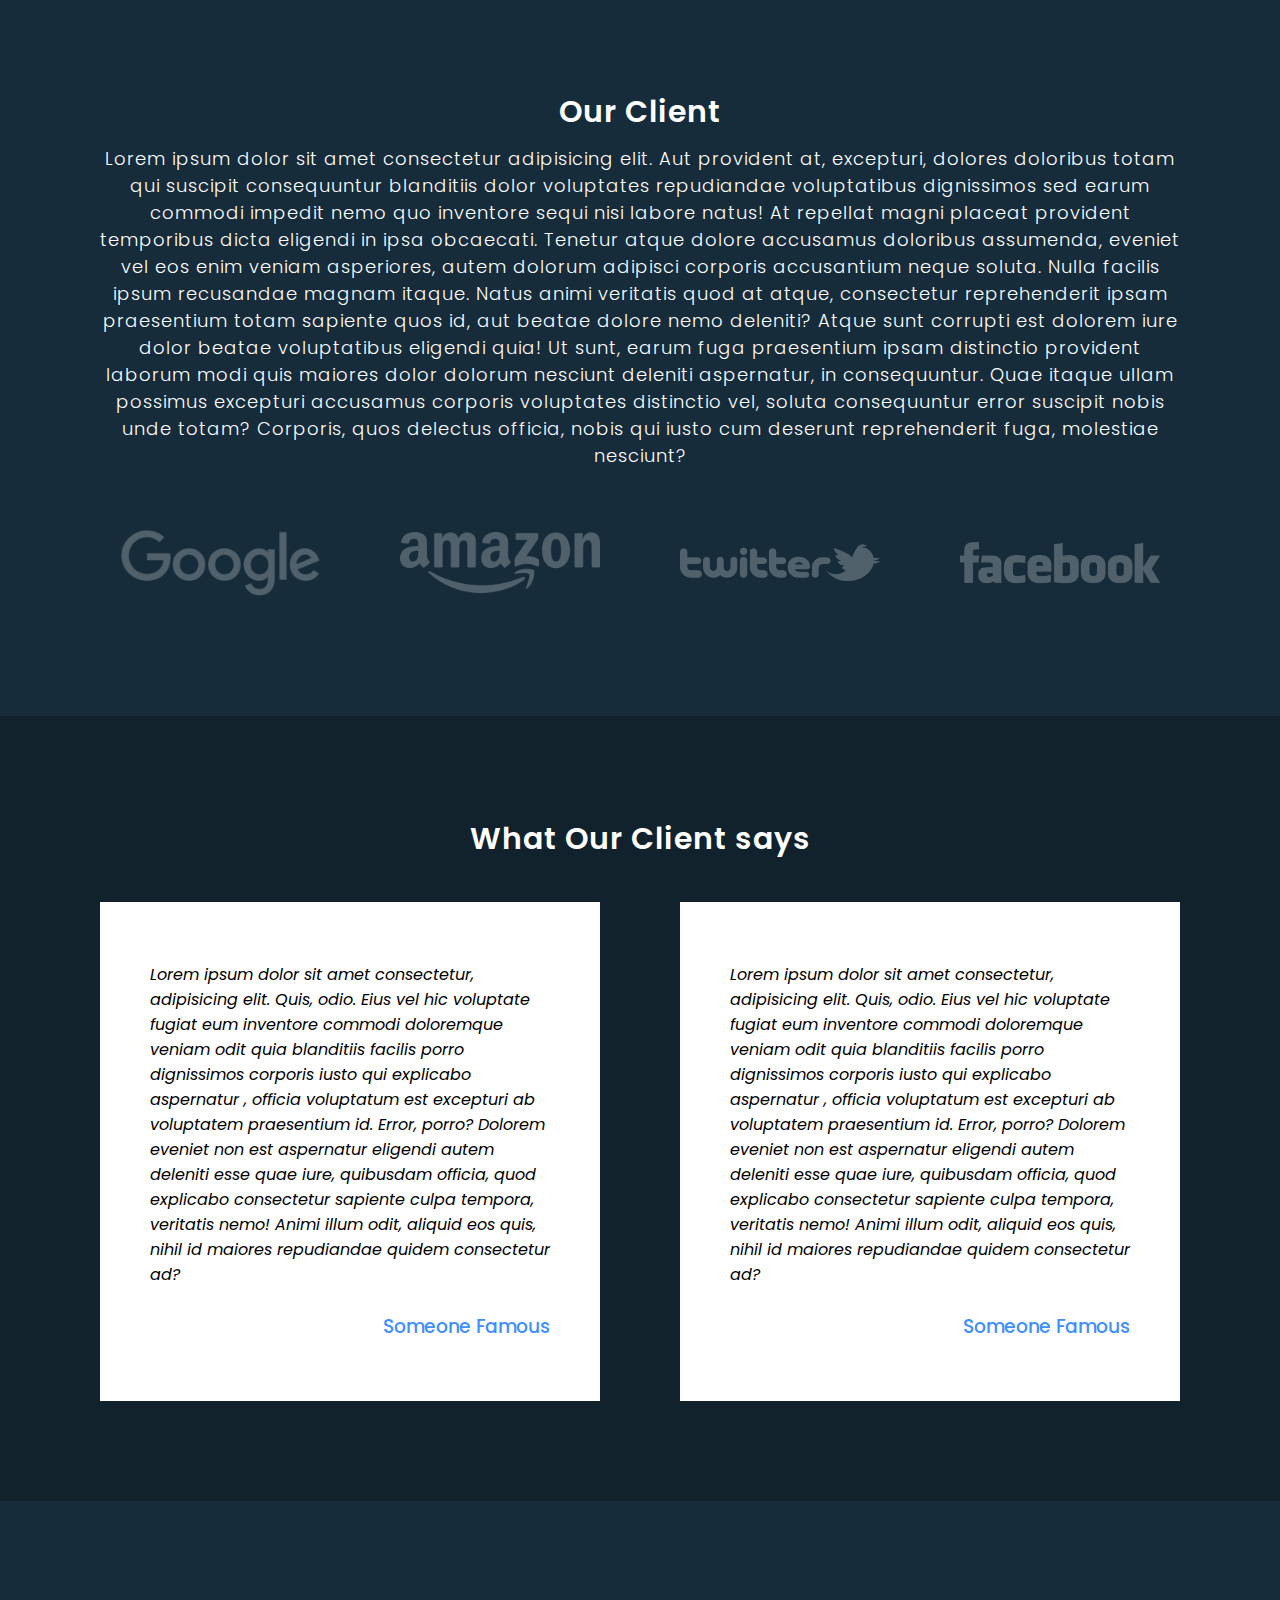
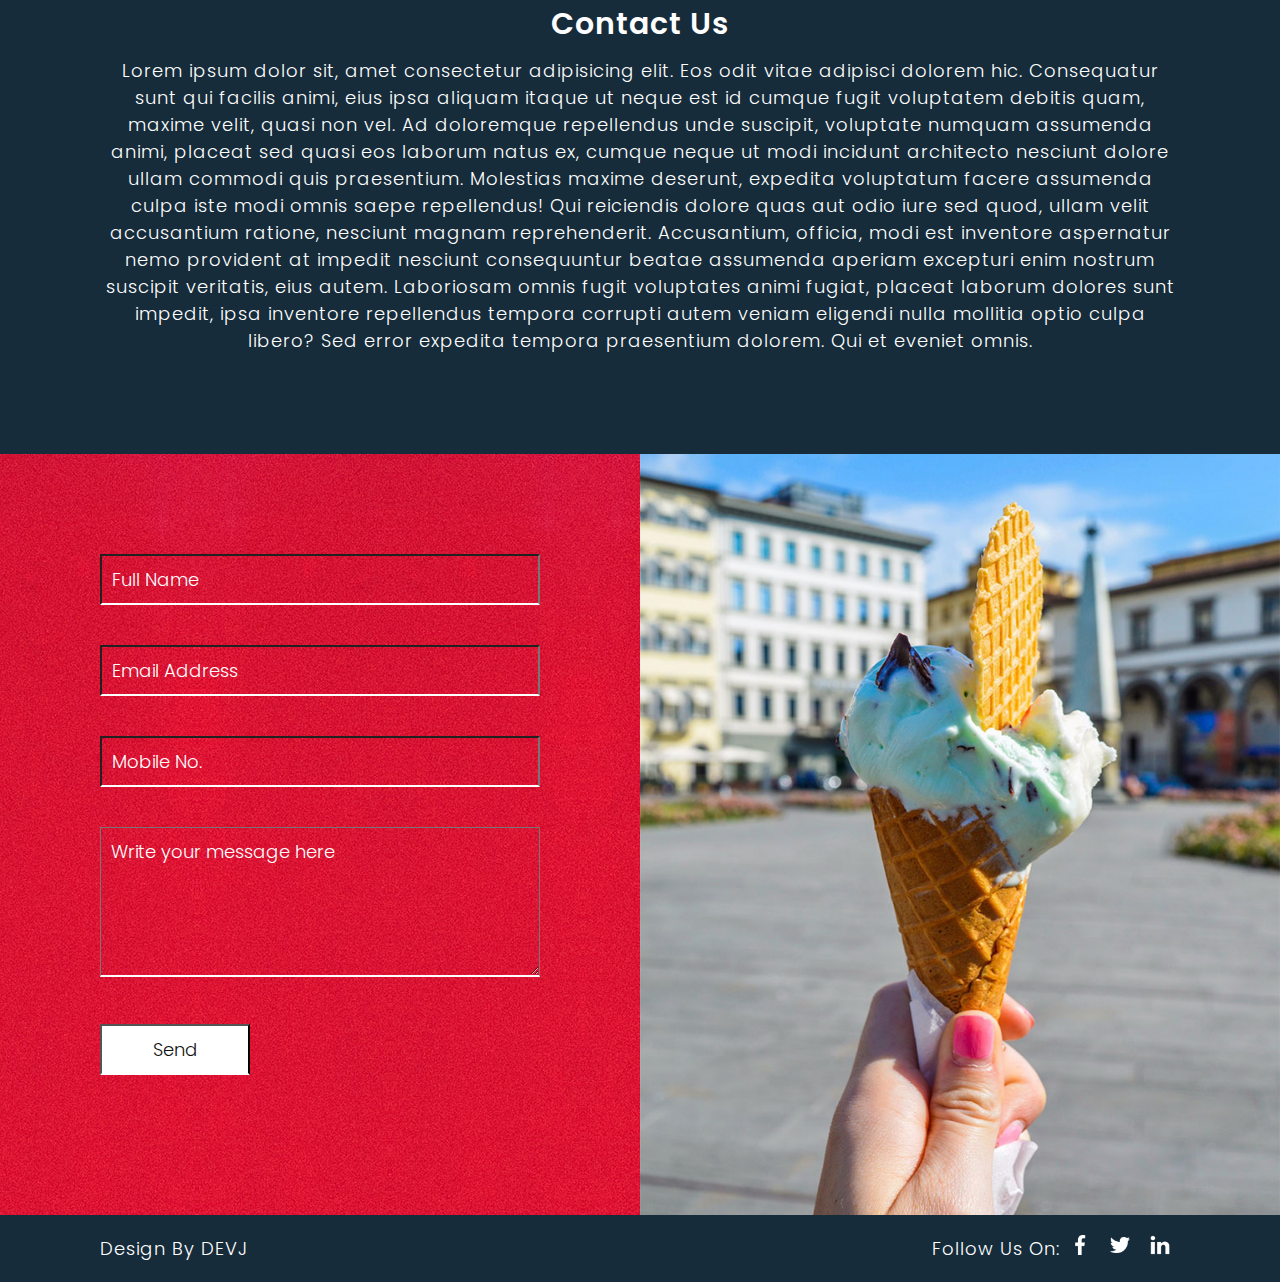
<file: Template5/index.html>
<!DOCTYPE html>
<html lang="en">
<head>
    <meta charset="UTF-8">
    <meta name="viewport" content="width=device-width, initial-scale=1.0">
    <title>Website Design</title>
    <link rel="stylesheet" href="style.css">
</head>
<body>
    <div class="banner">
        <header>
            <a href="#" class="logo">Triggered</a>
            <div class="toggle"></div>
        </header>
        <img src="images/bg.jpg">
        <div class="content">
            <h2>Success By Design</h2>
            <p>Lorem ipsum dolor sit amet consectetur adipisicing elit. Aliquam quaerat ipsam vitae vel similique dolorum quas quasi porro, magnam, nulla hic. Dignissimos quam perspiciatis iure pariatur consequatur, facilis rem natus.</p>

        </div>
    </div>
    
    <section class="about">
        <div class="contentBx">
            <h2 class="heading">About Us</h2>
            <p class="text">Lorem ipsum dolor, sit amet consectetur adipisicing elit. Aliquid temporibus iusto illum fugit nam assumenda, maiores id fuga itaque ad voluptatem cumque modi amet! Magni ut optio neque excepturi cum.<br>Lorem ipsum dolor, sit amet consectetur adipisicing elit. Aliquid temporibus iusto illum fugit nam assumenda, maiores id fuga itaque ad voluptatem cumque modi amet! Magni ut optio neque excepturi cum.</p>

        </div>
        <div class="imgBx"></div>
    </section>

    <section class="services">
        <h2 class="heading">Our services</h2>
        <p class="text">Lorem ipsum dolor sit amet consectetur adipisicing elit. Iusto nostrum veritatis, ducimus quaerat fugit natus harum laudantium quidem, at excepturi labore consectetur optio perferendis possimus, numquam facere dicta similique? Maxime enim repudiandae excepturi asperiores ullam sit laudantium, iure facilis aperiam vel optio laboriosam minus vero ipsum similique quidem natus eveniet magnam eum dolor illum recusandae minima ratione. Ea dignissimos, ullam beatae est tenetur quasi. Voluptatem molestiae, quidem aut sit ex suscipit obcaecati nulla eos illum commodi corporis ad dolore, aperiam laudantium quae voluptas nihil, saepe consequuntur ab ratione eaque molestias vero. Nesciunt, ipsa fuga? Omnis et facere quam, enim fugit necessitatibus ipsum commodi cupiditate aut animi numquam quaerat excepturi voluptatibus porro explicabo id. Aliquam nisi nostrum, magni est eaque laudantium omnis dignissimos amet eveniet velit! Ea aspernatur consequuntur ab vero, fugiat sed nisi ipsum tenetur eos, fuga a ipsam sapiente error velit ratione ducimus autem. Ratione, iste expedita. Possimus saepe totam dicta voluptatum aperiam, rem fuga tempore magni sunt dolor maxime accusantium perspiciatis sit pariatur labore ex exercitationem. Rem autem totam quas voluptatem reprehenderit, dolorem molestias corporis porro quis nobis? Consectetur sed beatae modi aliquam ab itaque adipisci, libero unde totam perferendis quidem! Corporis id molestiae at aliquid autem assumenda.</p>
        <div class="container">
            <div class="serviceBx">
                <div>
                    <img src="images/icon1.png">
                    <h2>Design</h2>
                </div>
            </div>
            <div class="serviceBx">
                <div>
                    <img src="images/icon2.png">
                    <h2>Development</h2>
                </div>
            </div>
            <div class="serviceBx">
                <div>
                    <img src="images/icon3.png">
                    <h2>Design</h2>
                </div>
            </div>
    </section>
    
    <section class="technology">
        <div class="contentBx">
            <h2 class="heading">We Use Cutting Edge Technology</h2>
                <p class="text">Lorem ipsum dolor pariatur aspernaerspiciatis odio,reprehenderit officia dolorem unde vitae voluptatibus. Soluta praesentium perferendis explicabo commodi sit at voluptatibus, omnis aut adipisci fuga, quasi eos assumenda nihil sunt temporibus blanditiis quas quam nobis sint non dicta nostrum! Quasi, eaque quod maxime voluptatibus labore saepe. Quam optio tenetur quia officia asperiores nesciunt dolorum, corporis nemo labore repellendus sed perspiciatis itaque? Eligendi voluptatibus dolores quam atque debitis expedita amet et totam, sed corrupti illo. Eligendi fuga omnis quisquam quasi suscipit doloribus at eos animi debitis ut culpa dolore dolorem nam illo officiis neque, eius illum nemo rerum minima aut. Corporis repellendus, dignissimos eligendi totam asperiores laborum dolorum voluptatibus odit ut iusto nulla labore omnis quis error sit optio molestias ipsam illum deleniti? Magni tenetur incidunt provident dolores consectetur, architecto fuga natus commodi consequatur, voluptas mollitia placeat recusandae ratione explicabo reiciendis delectus sit obcaecati soluta ut fugiat expedita? Explicabo ipsam ea, error modi illum quae consequatur cupiditate ducimus soluta aut amet alias? Labore, est quis suscipit nulla voluptates aperiam incidunt eveniet dolorem temporibus vitae nemo qui a!</p>
            </div>
            <div class="imgBx">
                <img src="images/tech.png">
            </div>
    </section>

    <section class="client">
        <h2 class="heading">Our Client</h2>
        <p class="text">Lorem ipsum dolor sit amet consectetur adipisicing elit. Aut provident at, excepturi, dolores doloribus totam qui suscipit consequuntur blanditiis dolor voluptates repudiandae voluptatibus dignissimos sed earum commodi impedit nemo quo inventore sequi nisi labore natus! At repellat magni placeat provident temporibus dicta eligendi in ipsa obcaecati. Tenetur atque dolore accusamus doloribus assumenda, eveniet vel eos enim veniam asperiores, autem dolorum adipisci corporis accusantium neque soluta. Nulla facilis ipsum recusandae magnam itaque. Natus animi veritatis quod at atque, consectetur reprehenderit ipsam praesentium totam sapiente quos id, aut beatae dolore nemo deleniti? Atque sunt corrupti est dolorem iure dolor beatae voluptatibus eligendi quia! Ut sunt, earum fuga praesentium ipsam distinctio provident laborum modi quis maiores dolor dolorum nesciunt deleniti aspernatur, in consequuntur. Quae itaque ullam possimus excepturi accusamus corporis voluptates distinctio vel, soluta consequuntur error suscipit nobis unde totam? Corporis, quos delectus officia, nobis qui iusto cum deserunt reprehenderit fuga, molestiae nesciunt?</p>
        <div class="imgBx">
            <img src="images/brand1.png">
            <img src="images/brand2.png">
            <img src="images/brand3.png">
            <img src="images/brand4.png">
        </div>
    </section>

    <section class="testimonials">
        <h2 class="heading">What Our Client says</h2>
        <div class="container">
            <div class="contentBx">
                <div>
                    <p>Lorem ipsum dolor sit amet consectetur, adipisicing elit. 
                        Quis, odio. Eius vel hic voluptate fugiat eum inventore 
                        commodi doloremque veniam odit quia blanditiis facilis 
                        porro dignissimos corporis iusto qui explicabo aspernatur
                        , officia voluptatum est excepturi ab voluptatem praesentium id. Error, 
                        porro? Dolorem eveniet non est aspernatur eligendi autem deleniti esse quae iure, 
                        quibusdam officia, quod explicabo consectetur sapiente culpa tempora, veritatis
                         nemo! Animi illum odit, aliquid eos quis, nihil id maiores repudiandae
                          quidem consectetur ad?</p>
                <br>
                <h3>Someone Famous</h3>
            </div>
        </div>
        <div class="contentBx">
            <div>
                <p>Lorem ipsum dolor sit amet consectetur, adipisicing elit. 
                    Quis, odio. Eius vel hic voluptate fugiat eum inventore 
                    commodi doloremque veniam odit quia blanditiis facilis 
                    porro dignissimos corporis iusto qui explicabo aspernatur
                    , officia voluptatum est excepturi ab voluptatem praesentium id. Error, 
                    porro? Dolorem eveniet non est aspernatur eligendi autem deleniti esse quae iure, 
                    quibusdam officia, quod explicabo consectetur sapiente culpa tempora, veritatis
                     nemo! Animi illum odit, aliquid eos quis, nihil id maiores repudiandae
                      quidem consectetur ad?</p>
            <br>
            <h3>Someone Famous</h3>
            </div>
        </div>
    </div>
</section>

<section class="contact">
    <h2 class="heading">Contact Us</h2>
    <p class="text">Lorem ipsum dolor sit, amet consectetur adipisicing elit. Eos odit vitae adipisci dolorem hic. Consequatur sunt qui facilis animi, eius ipsa aliquam itaque ut neque est id cumque fugit voluptatem debitis quam, maxime velit, quasi non vel. Ad doloremque repellendus unde suscipit, voluptate numquam assumenda animi, placeat sed quasi eos laborum natus ex, cumque neque ut modi incidunt architecto nesciunt dolore ullam commodi quis praesentium. Molestias maxime deserunt, expedita voluptatum facere assumenda culpa iste modi omnis saepe repellendus! Qui reiciendis dolore quas aut odio iure sed quod, ullam velit accusantium ratione, nesciunt magnam reprehenderit. Accusantium, officia, modi est inventore aspernatur nemo provident at impedit nesciunt consequuntur beatae assumenda aperiam excepturi enim nostrum suscipit veritatis, eius autem. Laboriosam omnis fugit voluptates animi fugiat, placeat laborum dolores sunt impedit, ipsa inventore repellendus tempora corrupti autem veniam eligendi nulla mollitia optio culpa libero? Sed error expedita tempora praesentium dolorem. Qui et eveniet omnis.</p>

</section>

<section class="about">
    <div class="contentBx redBg">
       <div class="form">
           <div class="inputBx">
               <input type="text" name="" placeholder="Full Name">
           </div>
           <div class="inputBx">
            <input type="text" name="" placeholder="Email Address">
        </div>
        <div class="inputBx">
            <input type="text" name="" placeholder="Mobile No.">
        </div>
        <div class="inputBx">
            <textarea placeholder="Write your message here"></textarea>
        </div>
        <div class="inputBx">
            <input type="submit" name="" value="Send">
        </div>
       </div>
    </div>
    <div class="imgBx2"></div>
</section>

<section class="footer">
    <p class="text">Design By DEVJ</p>
    <ul>
        <p class="text">Follow Us On:</p>
        <li><a href="#"><img src="images/facebook.png"></a></li>
        <li><a href="#"><img src="images/twitter.png"></a></li>
        <li><a href="#"><img src="images/linkedin.png"></a></li>

    </ul>
</section>


</body>
</html>
</file>
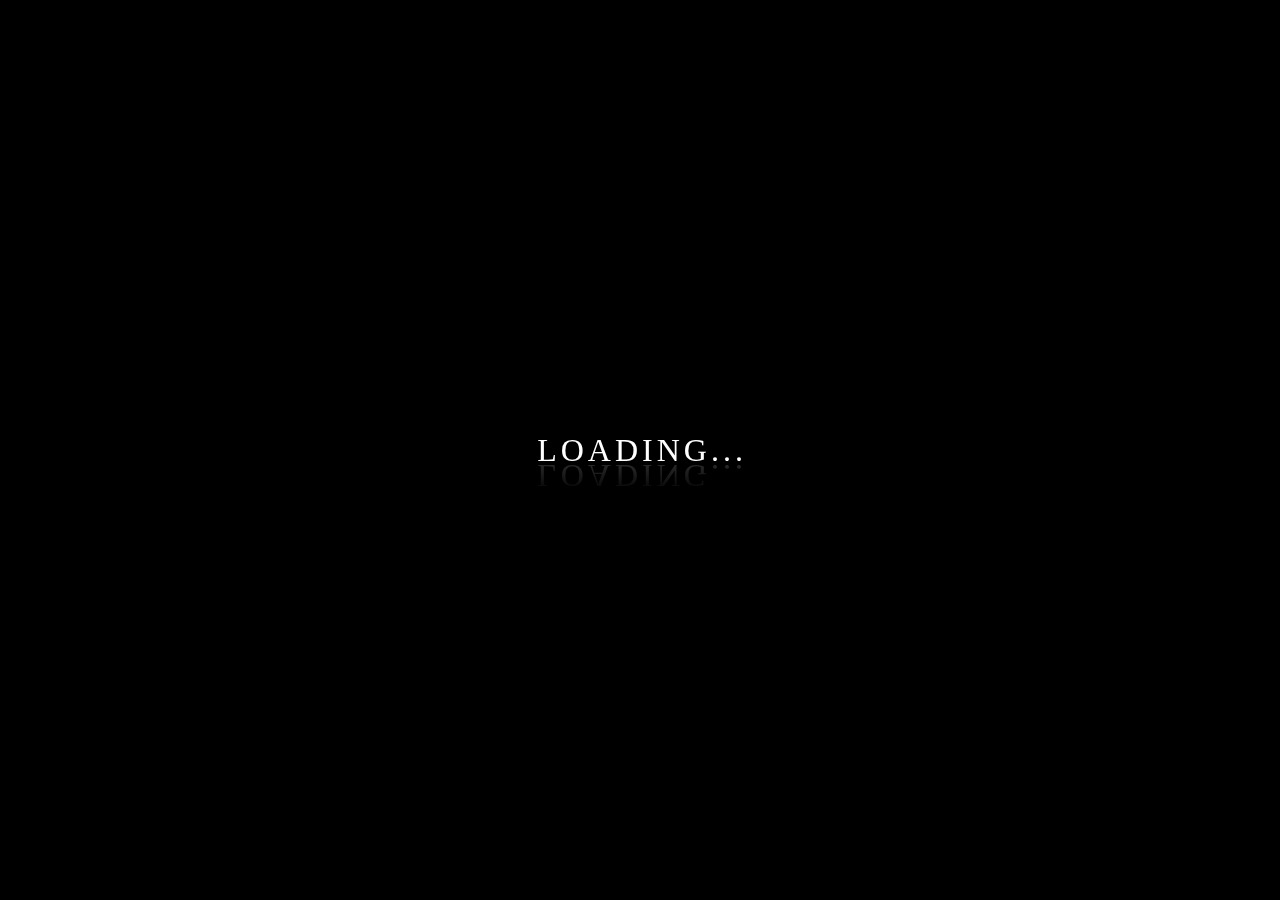
<file: Template2.0/test.html>
<!DOCTYPE html>
<html lang="en">
<head>
   <title>Wave formation</title>
   <link rel="stylesheet" type="text/css" href="test.css">
</head>
<body>
    <div class="wavy">
        <span style="--i:1;">L</span>
        <span style="--i:2;">O</span>
        <span style="--i:3;">A</span>
        <span style="--i:4;">D</span>
        <span style="--i:5;">I</span>
        <span style="--i:6;">N</span>
        <span style="--i:7;">G</span>
        <span style="--i:8;">.</span>
        <span style="--i:9;">.</span>
        <span style="--i:10;">.</span>
    </div>
</body>
</html>
</file>
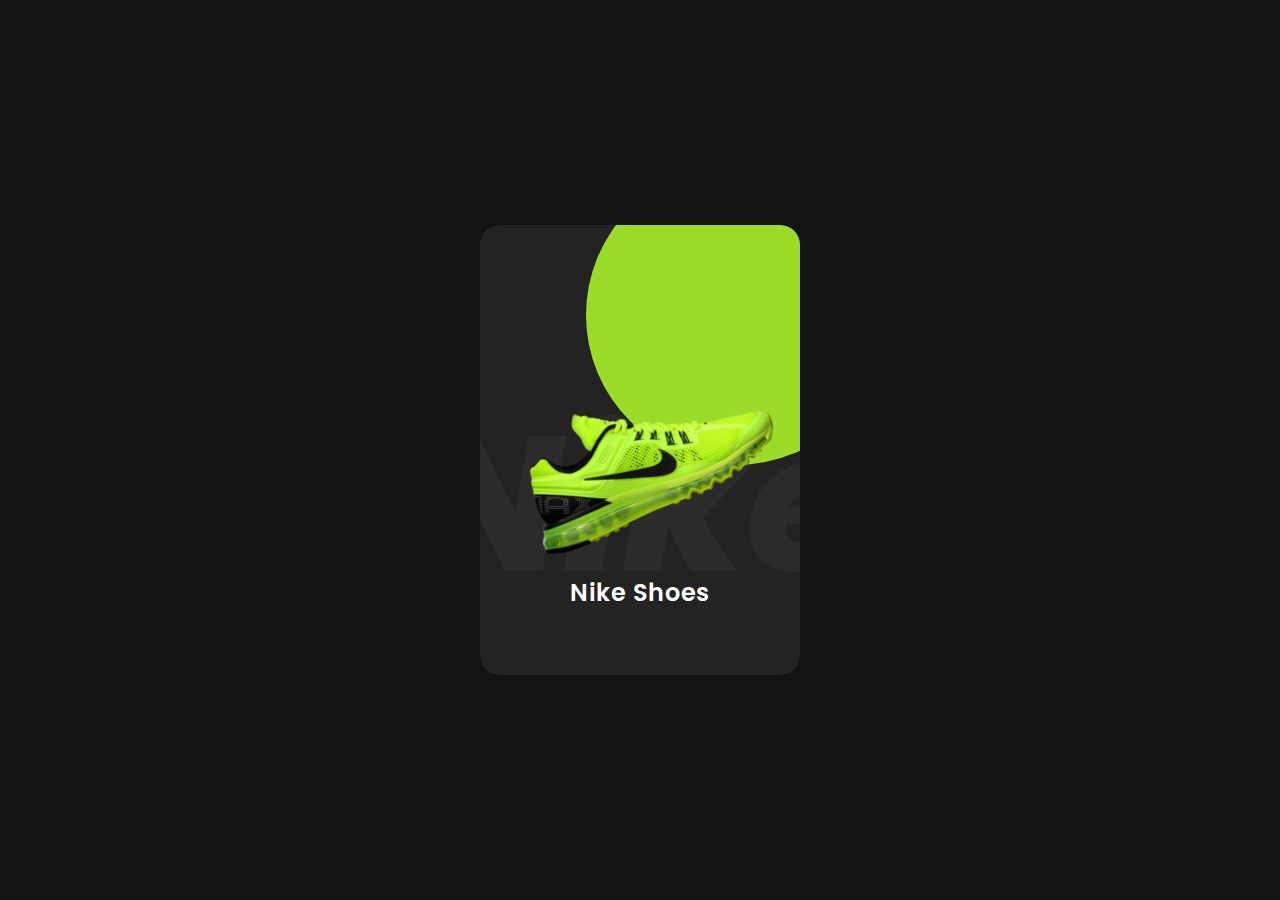
<file: Template3/test.html>
<!DOCTYPE html>
<html lang="en">
<head>
    <title>Designed card</title>
    <link rel="stylesheet" type="text/css" href="test.css">
</head>
<body>
    <div class="container">
        <div class="card">
            <div class="imgBx">
                <img src="images/nike.png">
            </div>
            <div class="contentBx">
                <h2>Nike Shoes</h2>
                <div class="size">
                    <h3>Size:</h3>
                    <span>7</span>
                    <span>8</span>
                    <span>9</span>
                    <span>10</span>
                </div>
                <div class="color">
                    <h3>Color:</h3>
                    <span></span>
                    <span></span>
                    <span></span>
                </div>
                <a href="#">Buy Now</a>
            </div>
        </div>
    </div>
</body>
</html>
</file>
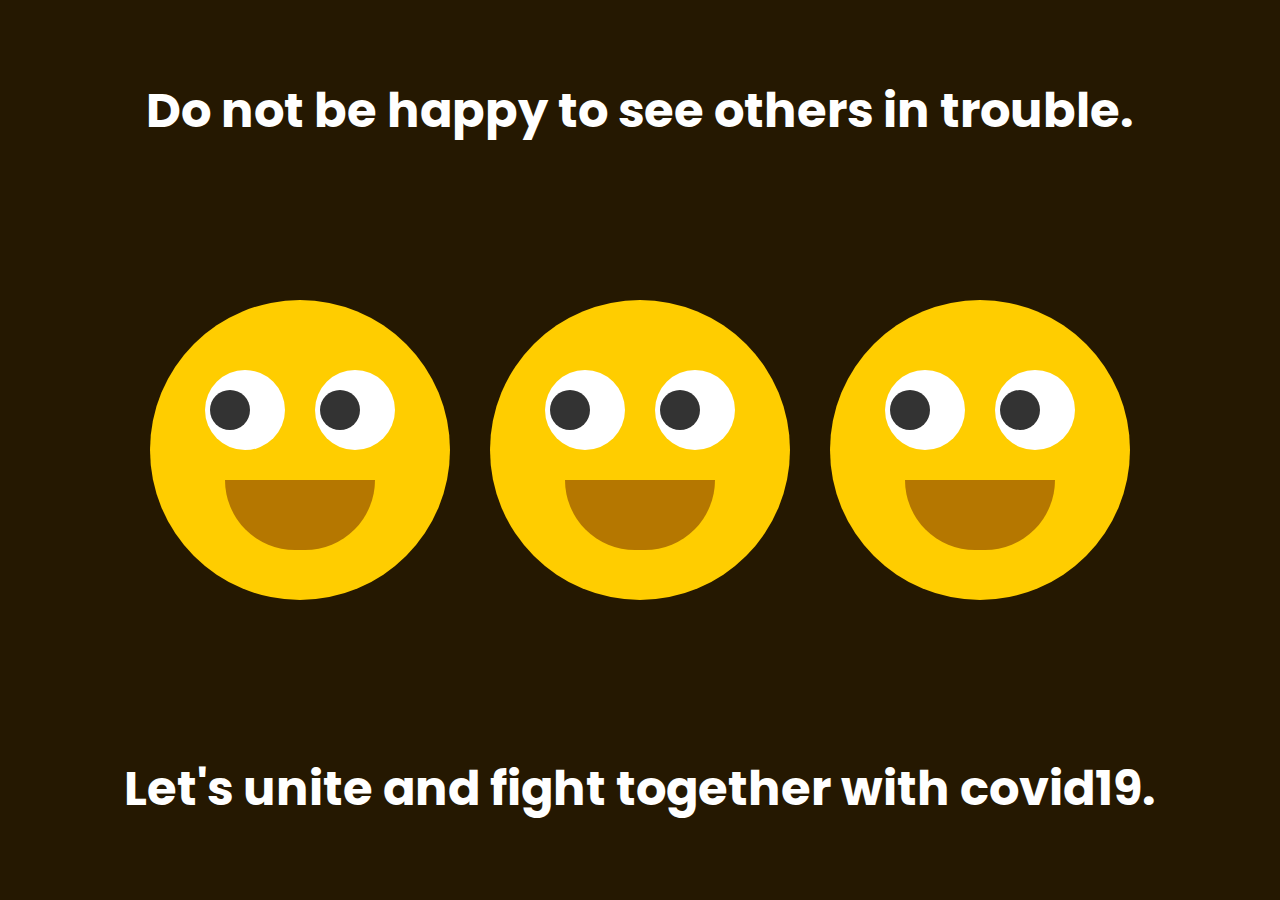
<file: Template4/test.html>
<!DOCTYPE html>
<html lang="en">
<head>
    <title>corona virus</title>
    <link rel="stylesheet" type="text/css" href="test.css">
</head>
<body>
    <div class="container">
        <h2>Do not be happy to see others in trouble.</h2>
        <div class="face">
            <div class="eyes">
                <span class="eye"></span>
                <span class="eye"></span>
            </div>
        </div>
        <div class="face">
            <div class="eyes">
                <span class="eye"></span>
                <span class="eye"></span>
            </div>
        </div>
        <div class="face">
            <div class="eyes">
                <span class="eye"></span>
                <span class="eye"></span>
            </div>
        </div>
        <h2>Let's unite and fight together with covid19.</h2>
    </div>
    <script type="text/javascript">
    document.querySelector("body").addEventListener('mousemove',eyeball);
    function eyeball(){
        var eye=document.querySelectorAll(".eye");
        eye.forEach(function(eye){
            let x=(eye.getBoundingClientRect().left)+(eye.clientWidth/2);
            let y=(eye.getBoundingClientRect().top)+(eye.clientHeight/2);
            let radian=Math.atan2(event.pageX-x,event.pageY-y);
            let rot=(radian*(180/Math.PI)*-1)+270;
            eye.style.transform="rotate("+rot+"deg)";

        })
    }

    </script>
</body>
</html>
</file>
<file: Template1/style.css>
*{
    margin: 0;
    padding: 0;
}
body
{
    font-family: sans-serif;
}
#nav-bar{
    position: sticky;
    top:0;
    z-index: 10;
}
.navbar
{
    background-image: linear-gradient(to right, #308af1,#7c12d3);
    padding: 0 !important;
}
.navbar-nav li 
{
    padding: 0 10px;
}
.navbar-nav li a{
    color: #fff !important;
    font-weight: 600;
    float: right;
    text-align: left;
}
.fa-bars
{
    color: #fff;
    font-size: 30px !important;
}
.navbar-toggler
{
    outline: none !important;
}

#banner
{
    background-image: linear-gradient(to right, #a517ba,#5f1782);
    color: #fff;
    padding-top: 5%;
}
.promo-title{
    font-size: 40px;
    font-weight: 600;
    margin-top: 100px;
}
.fa-play-circle
{
    font-size: 45px !important;
    width: 35px;
    margin: 20px;
}
#banner a{
    color: #fff;
    text-decoration: none;
}
.bottom-img1{
    width: 100%;
    height: 50%;
    
    -webkit-transform: rotate(180deg);
    -moz-transform: rotate(180deg);
    -o-transform: rotate(180deg);
    -ms-transform: rotate(180deg);
    transform: rotate(180deg);
}
/* .bottom-img2{
    width: 50%;
    height: 50%;
    -webkit-transform: rotate(180deg);
    -moz-transform: rotate(180deg);
    -o-transform: rotate(180deg);
    -ms-transform: rotate(180deg);
    transform: rotate(180deg);
    float: right;
} */


#services
{
    padding: 80px 0;
}

.service-img
{
    width: 100px;
    margin-top: 20px;
}

.services{
    padding: 20px;
}

.services h4{
    padding: 5px;
    margin-top: 25px;
    text-transform: uppercase;
}

.title::before
{
    content: '';
    background: #7b1798;
    height: 5px;
    width: 200px;
    margin-left: auto;
    margin-right: auto;
    display: block;
    transform: translateY(63px);
}
.title::after
{
    content: '';
    background: #7b1798;
    height: 10px;
    width: 50px;
    margin-left: auto;
    margin-right: auto;
    margin-bottom: 40px;
    display: block;
    transform: translateY(8px);
}

#services .btn-primary{
    box-shadow: none;
    padding: 8px 25px;
    border: none;
    border-radius: 20px;
    background-image: linear-gradient(to right, #a517ba,#5f1782);
}



#about-us
{
    background: #f8f9fa;
    padding-bottom: 50px;
    padding-top: 50px;
}
.about-title{
font-size: 40px;
font-weight: 600;
margin-top: 8%;
}
#about-us ul li{
    margin: 10px 0;
}
#about-us ul{
    margin-left: 20px;
}


#testimonials{
    margin: 100px 0;
}

.testimonials{
    border-left: 4px solid #7b1798;
    margin-top: 50px;
    margin-bottom: 50px;
}

.testimonials img{
    height: 60px;
    width: 60px;
    border-radius: 50%;
    margin:0 10px;
}

.user-details{
    display: inline-block;
    font-size: 12px;
}

#social-media
{
    background: #f8f9fa;
    padding: 100px 0;
}
#social-media p{
    font-size: 36px;
    font-weight: 600;
    margin-bottom: 30px;
}

.social-icons img{
    width: 60px;
    transition: 0.5s;
}

.social-icons a:hover img{
    transform: translateY(-10px);
}

#footer{
    background-image: linear-gradient(to right, #a517ba,#5f1782);
    color: #fff;

}

.footer-img{
    width: 100%;

}

.footer-box{
    padding:0px;
}


.footer-box img{
    width: 120px;
    margin-bottom: 20px;
}
.footer-box .fa{
    margin-right: 8px;
    font-size: 25px;
    height: 40px;
    width: 40px;
    text-align: center;
    padding-top: 7px;
    border-radius: 2px;
    background-image: linear-gradient(to right, #a517ba,#5f1782);
}

.footer-box .form-control
{
    box-shadow: none !important;
    border: none;
    border-radius: 0;
    margin-top: 25px;
    max-width: 250px;
}
.footer-box .btn-primary{
    box-shadow: none !important;
    border: none;
    border-radius: 0;
    margin-top: 30px;
    background-image: linear-gradient(to right, #a517ba,#5f1782);
}

hr{
    background-color: #fff;
}
.copyright{
    margin-bottom: 0;
    padding-bottom: 20px;
    text-align: center;

}
</file>
<file: Template2.0/css/style.css>
.nav-wrapper{
    background-color:#6f4037 ;
}
.slider .indicators .indicator-item.active{
    background-color:#6f4037 ;
   
}
.move{
    margin-top: 60px;
    margin-bottom: 20px;
}
.parallax-container{
    min-height: 280px;
    height: auto;
}
.icon-effect{
    color: #6f4037;
}
.footer-one{
    background:#6f4037 ;

}
.footer-two{
    background:#462822 ;

}
</file>
<file: Template3/style.css>
@import url('https://fonts.googleapis.com/css?family=Poppins:300,400,500,600,700,800,900&display=swap');

*
{
    margin: 0;
    padding: 0;
    font-family: 'Poppins',sans-serif;
}
body{
    /* background: #0a2a43; */
    min-height: 1500px;
}

.first:before{
    content: '';
    position: absolute;
    bottom: 0;
    width: 100%;
    height: 100px;
    background: linear-gradient(to top,#0a2a43,transparent);
    z-index: 10000;
}

.first:after{
    content: '';
    position: absolute;
    top: 0;
    left: 0;
    width: 100%;
    height: 100%;
    background: #0a2a43;
    z-index: 10000;
    mix-blend-mode: color;
}


.first{
    position: relative;
    width: 100%;
    height: 100vh;
    overflow: hidden;
    display: flex;
    justify-content: center;
    align-items: center;
}
.first img{
    position: absolute;
    width: 100%;
    height: 100vh;
    top: 0;
    left: 0;
    object-fit: cover;
    pointer-events: none;
}

#text{
    position: relative;
    color: #fff;
    /* color: linear-gradient(to top,#008aff,#00ffe7); */
    font-size: 7.5em;
    z-index: 1;
    /* animation: animat 5s linear infinite; */
}

/* @keyframes animat{
    0%,100%
    {
        filter: hue-rotate(0deg);
    }
    50%{
        filter: hue-rotate(360deg);
    }
} */

#road{
    z-index: 2;
}

.second{
    padding: 50px;
    /* background:#000; */
    background: #0a2a43;
}

.second h2{
    font-size: 2.5em;
    color: #fff;
}

.second p{
    font-size: 1.2em;
    color: #fff;
}


::-webkit-scrollbar{
    width: 0;
}

#scrollPath
{
    position:fixed;
    top: 0;
    width: 10px;
    right: 0;
    height: 100px;
    background: rgba(255,255,255,0.05);
}

#progressbar{
    position:fixed;
    top: 0;
    width: 10px;
    right: 0;
    background: linear-gradient(to top,#008aff,#00ffe7) !important;
    animation: animate 5s linear infinite;
}

@keyframes animate{
    0%,100%
    {
        filter: hue-rotate(0deg);
    }
    50%{
        filter: hue-rotate(360deg);
    }
}

#progressbar:before{
    content:'';
    position: absolute;
    top: 0;
    left: 0;
    width: 100%;
    height: 100%;
    background: linear-gradient(to top,#008aff,#00ffe7);
    filter: blur(30px);
}

#progressbar:after{
    content:'';
    position: absolute;
    top: 0;
    left: 0;
    width: 100%;
    height: 100%;
    background: linear-gradient(to top,#008aff,#00ffe7);
    filter: blur(30px);
}
</file>
<file: Template4/style.css>
@import url('https://fonts.googleapis.com/css?family=Rubik:300,400,500&display=swap');

*
{
    margin: 0;
    padding: 0;
    box-sizing: border-box;
    font-family: 'Rubik',sans-serif;
}

body{
     display: flex;
    justify-content: center;
    align-self: center;
    min-height: 100vh;
    background: #222;
}

.container{
    position: relative;
    max-width: 100%;
    display: grid;
    grid-template-rows: minmax(100px,auto-fill);
    grid-template-columns: repeat(auto-fill,minmax(300px,1fr));
    margin:40px;
    grid-auto-flow: dense;
    grid-gap: 10px;
}

.container .box
{
    background: #333;
    padding: 20px;
    display: grid;
    font-size: 20px;
    place-items: center;
    text-align: center;
    color: #fff;
    transition: 0.5s;
}

.container .box:hover{
    background: #53f308;
}

.container .box img{
    position: relative;
    max-width: 100px;
    margin-bottom: 10px;
}

.container .box:nth-child(1){
    grid-row: span 1;
    grid-column: span 2;
}
.container .box:nth-child(2){
    grid-row: span 2;
    grid-column: span 1;
}
.container .box:nth-child(4){
    grid-row: span 2;
    grid-column: span 1;
}
.container .box:nth-child(5){
    grid-row: span 1;
    grid-column: span 3;
}

@media(max-width:991px){
    .container{
        grid-template-rows: minmax(100px,auto-fill);
        grid-template-columns: repeat(auto-fill,minmax(50%,1fr));
    }

    .container .box{
        grid-row: unset !important;
        grid-column: unset !important;
    }
    
}
</file>
<file: Template5/style.css>
@import url('https://fonts.googleapis.com/css?family=Poppins:300,400,500,600,700,800,900&display=swap');

*
{
 margin: 0;
 padding: 0;
 box-sizing: border-box;
 font-family: 'Poppins',sans-serif;   
}
.banner{
    position: relative;
    width: 100%;
    height: 100vh;
    background: #3475ca;
    display: flex;
    justify-content: center;
    align-items: center;
}

.banner img{
    position: absolute;
    top: 0;
    left: 0;
    width: 100%;
    height: 100%;
    object-fit: cover;
    opacity: 0.25;
}
.banner .content{
    position: relative;
    max-width: 750px;
    text-align: center;
}
.banner .content h2{
    color: #fff;
    font-size: 60px;
}
.banner .content p{
    color: #fff;
    font-size: 20px;
}
.banner header{
    position: absolute;
    top: 0;
    left: 0;
    width: 100%;
    padding: 40px 100px;
    display: flex;
    justify-content: space-between;
    align-items: center;
    z-index: 100;
}
.banner header .logo{
    color: #fff;
    text-decoration: none;
    font-size: 24px;
    text-transform: uppercase;
    font-weight: 800;
    letter-spacing: 1px;
}
.banner header .toggle{
    position: relative;
    width: 40px;
    height: 30px;
    background: url(images/toggle.png);
    background-size: cover;
    cursor: pointer;
}

.about{
    position: relative;
    width: 100%;
    display: flex;
}
.about .contentBx{
    background: #162c3b;
    padding: 100px;
    width: 50%;
}
.heading{
    color:#fff;
    font-size: 30px;
    font-weight: 600;
    letter-spacing: 1px;
    margin-bottom: 10px;
}
.text{
    color: #fff;
    font-size: 18px;
    font-weight: 300;
    letter-spacing: 1px;
}
.about .imgBx{
    background: url(images/window.jpg);
    width: 50%;
    background-size: cover;
    background-position: center;
}

.services{
    background: #12222d;
    padding: 100px;
    text-align: center;
}

.services .container{
    width: 100%;
    display: flex;
    justify-content: space-between;
    align-items: center;
    flex-wrap: wrap;
    margin-top: 60px;
}

.services .container .serviceBx {
    position: relative;
    background: #fff;
    width: 350px;
    height: 400px;
    display: flex;
    justify-content: center;
    align-items: center;
}

.services .container .serviceBx img{
    max-width: 100px;
}

.services .container .serviceBx h2{
    font-weight: 500;
    font-size: 20px;
    letter-spacing: 1px;
}

.technology{
    background: #3f8ffc;
    width: 100%;
    padding: 100px;
    padding-top: 300px;
    margin-top: -300px;
    display: flex;
    justify-content: space-between;
    align-items: center;
}
.technology .contentBx{
    max-width: 800px;
}
.technology .imgBx{
    max-width: 800px;
}
.technology .imgBx img{ 
    max-width: 100%;
}
.client{
    background: #162c3b;
    padding: 100px;
    text-align: center;
}
.client .imgBx{
    display: flex;
    justify-content: space-between;
    align-items: center;
    flex-wrap: wrap;
    margin-top: 40px;
}
.client .imgBx img{
    max-width: 200px;
    margin: 20px;
    opacity: 0.25;
    cursor: pointer;
}
.client .imgBx img:hover{
    opacity: 1;
}

.testimonials{
    position: relative;
    padding: 100px;
    background: #12222d;
    text-align: center;
}
.testimonials .container{
    display: flex !important;
    justify-content: space-between;
    align-items: center;
    margin-top: 40px;
    flex-wrap: wrap !important;
}
.testimonials .container .contentBx {
    background: #fff;
    padding: 60px 50px;
    width: 500px;
    display: flex ;
    justify-content: center;
    align-items: center;
    text-align: left;
}
.testimonials .container .contentBx p{
    font-style: italic;
}
.testimonials .container .contentBx h3{
    width: 100%;
    text-align: end;
    font-weight: 500;
    color: #3f8ffc;
}

.contact{
    padding: 100px;
    background: #162c3b;
    text-align: center;
}
.imgBx2{
    background: url(images/bg2.jpg);
    background-size: cover;
    background-position: center;
    width: 50%;
}
.redBg{
    background: url(images/red.jpg) !important;
    background-size: cover;
    background-position:center ;
    width: 50%;
}
.form .inputBx{
    margin-bottom: 40px;
}
.form .inputBx input{
    width: 100%;
    background: transparent;
    box-shadow: none;
    outline: none;
    padding: 10px;
    font-size: 18px;
    font-weight: 300;
    color: #fff;
    border-bottom: 2px solid #fff;
}
.form .inputBx input::placeholder{
    color: #fff;
}
.form .inputBx textarea{
    width: 100%;
    background: transparent;
    box-shadow: none;
    outline: none;
    padding: 10px;
    font-size: 18px;
    font-weight: 300;
    min-height: 150px;
    color: #fff;
    border-bottom: 2px solid #fff;
}
.form .inputBx textarea::placeholder{
    color: #fff;
}
.form .inputBx input[type="submit"]{
    width: 150px;
    background: #fff;
    color: #111;
    cursor: pointer;
    font-weight: 400px;
}

.footer{
    background: #162c3b;
    padding: 20px 100px;
    display: flex;
    justify-content: space-between;
    align-items: center;
}
.footer ul{
    display: flex;
    justify-content: center;
}
.footer ul li{
    list-style: none;
}
.footer ul li a{
    text-decoration: none;
    display: inline-block;
    margin: 0 10px;
}
.footer ul li a img{
    filter: invert(1);
    max-width: 20px;
}
@media(max-width:991px){
    .banner{
        padding: 50px;
    }
    .banner header{
        padding: 20px 50px;
    }
    .banner .content h2{
        font-size: 36px;
    }
    .banner .content p{
        font-size: 16px;
    }
    .about{
        flex-direction: column;
    }
    .about .contentBx,
    .about .imgBx{
        width: 100%;
        padding: 50px;
        min-height: 400px;
        text-align: center;
    }
    .services{
        padding: 50px;
    }
    .services .container{
        justify-content: center;
        margin-top: 20px;
    }
    .services .container .serviceBx{
        margin: 20px;
    }
    .technology{
        padding: 50px;
        padding-top: 300px;
        justify-content: center;
        flex-direction: column;
    }
    .technology .imgBx{
        max-width: 250px;
        margin-top: 40px;
    }
    .client{padding: 50px;}
    .client .imgBx{justify-content: center;}
    .testimonials{padding: 50px;}
    .testimonials .contentBx{
        padding: 60px 40px;
        max-width: 500px;
        margin-bottom: 40px;
    }
    .testimonials .contentBx:last-child{
        margin-bottom: 0px;
    }
    .contact{padding: 50px;}
    .footer{
        padding: 20px 50px;
        flex-direction: column-reverse;
        text-align: center;
    }
    .footer ul{
        margin-bottom: 20px;
    }
}
</file>
<file: Template2.0/test.css>
*{
    margin: 0;
    padding: 0;
    font-family: consolas;
}
body{
    display: flex;
    justify-content: center;
    align-items: center;
    min-height: 100vh;
    background: #000;
}
.wavy{
    position: relative;
    -webkit-box-reflect: below -12px linear-gradient(transparent,rgba(0,0,0,0.2));
}

.wavy span{
    position: relative;
    display: inline-block;
    color: #fff;
    font-size: 2em;
    text-transform: uppercase;
    animation: animate 1s ease-in-out infinite;
    animation-delay: calc(0.1s*var(--i));
}
@keyframes animate{
    0%{
        transform: translateY(0px);
    }
    20%{
        transform: translateY(-20px);
    }
    40%,100%{
        transform: translateY(0px);
    }

}
</file>
<file: Template3/test.css>
@import url('https://fonts.googleapis.com/css?family=Poppins:300,400,500,600,700,800,900&display=swap');

*
{
    margin: 0;
    padding: 0;
    font-family: 'Poppins',sans-serif;
}
body{
    display: flex;
    justify-content: center;
    align-items: center;
    min-height: 100vh;
    background: #131313;
}
.container{
    position: relative;
}
.container .card{
    position: relative;
    width: 320px;
    height: 450px;
    background: #232323;
    border-radius: 20px;
    overflow:hidden;
}
.container .card:before{
    content: '';
    position: absolute;
    top: 0;
    left: 0;
    width: 100%;
    height: 100%;
    background: #9bdc28;
    clip-path: circle(150px at 80% 20%);
}

.container .card:hover:before{
    clip-path: circle(300px at 80% -20%);
   
}

.container .card:after{
    content: 'Nike';
    position: absolute;
    top: 30%;
    left: -20%;
    font-size: 12em;
    font-weight: 800;
    font-style: italic;
    color: rgba(255, 255,255,0.04);    
}

.container .card .imgBx{
    position: absolute;
    top:50%;
    transform: translateY(-50%);
    z-index: 10000;
    width: 100%;
    height: 220px;
    transition: 0.5s;
}

.container .card:hover .imgBx{
    top: 0%;
    transform: translateY(0%);
}

.container .card .imgBx img{
    position: absolute;
    top:50%;
    left: 50%;
    transform: translate(-50%,-50%) rotate(-25deg);
    width: 270px;
}
.container .card .contentBx{
    position: absolute;
    bottom:0;
    width:100%;
    height: 100px;
    text-align: center;
    transition: 1s;
    z-index:10;
}

.container .card:hover .contentBx{
    height: 210px;
}

.container .card .contentBx h2{
    position: relative;
    font-weight: 600;
    letter-spacing: 1px;
    color:#fff;
}
.container .card .contentBx .size,
.container .card .contentBx .color{
    display: flex;
    justify-content: center;
    align-items: center;
    padding: 8px 20px;
    transition: 0.5s;
    opacity: 0;
    visibility: hidden;
}

.container .card:hover .contentBx .size,
.container .card:hover .contentBx .color{   
    opacity: 1;
    visibility: visible;
    transition-delay: 0.5s;
}

.container .card .contentBx .size h3,
.container .card .contentBx .color h3{
    color: #fff;
    font-weight: 300;
    font-size: 14px;
    text-transform:uppercase;
    letter-spacing: 2px;
    margin-right: 10px;
}
.container .card .contentBx .size span{
    width: 26px;
    height: 26px;
    text-align: center;
    line-height: 26px;
    font-size: 14px;
    display: inline-block;
    color: #111;
    background: #fff;
    margin: 0 5px;
    transition: 0.5s;
    color: #111;
    border-radius: 4px;
    cursor: pointer;
}
.container .card .contentBx .size span:hover{
    background: #9bdc28;
}

.container .card .contentBx .color span{
    width: 20px;
    height: 20px;
    background:#ff0;
    border-radius: 50%;
    margin: 0 5px;
    cursor: pointer;
}
.container .card .contentBx .color span:nth-child(2){
    background: #9bdc28;
}
.container .card .contentBx .color span:nth-child(3){
    background: #03a9f4;
}
.container .card .contentBx .color span:nth-child(4){
    background: #e91e63;
}

.container .card .contentBx a{
    display: inline-block;
    padding: 10px 20px;
    background: #fff;
    border-radius: 4px;
    margin-top: 10px;
    text-decoration: none;
    font-weight: 600;
    color: #111;
    opacity: 0;
    transform: translateY(50px);
    transition: 0.5s;
}

.container .card:hover .contentBx a{
    opacity: 1;
    transform: translateY(0px);
    transition-delay: 0.75s;
}
</file>
<file: Template4/test.css>
@import url('https://fonts.googleapis.com/css?family=Poppins:300,400,500,600,700,800,900&display=swap');

*
{
    margin: 0;
    padding: 0;
    box-sizing: border-box;
    font-family: 'Poppins',sans-serif;
}
body{
    display: flex;
    justify-content: center;
    align-items: center;
    min-height: 100vh;
    background: #251801;
    cursor: url('images/fever.png'),pointer;
}

.container{
    display: flex;
    justify-content: center;
    align-items: center;
    position: relative;
    height: 100vh;
    width: 100%;
    transition: display 2s;
}
/* .container:hover{
    display: none;
} */
.container .face{
    position: relative;
    width: 300px;
    height: 300px;
    border-radius: 50%;
    background: #ffcd00;
    display: flex;
    justify-content: center;
    align-items: center;
    margin: 0 20px;
}
.container .face:hover{
    background: linear-gradient(180deg,#f44336,#f44336,#ffcd00);
}

.container .face:before{
    content: '';
    position: absolute;
    top: 180px;
    width: 150px;
    height: 70px;
    border-bottom-left-radius: 70px;
    border-bottom-right-radius: 70px;
    background: #b57700;
    transition: 0.5s;
}

.container .face:hover:before{
    top: 210px;
    width: 150px;
    height: 20px;
    border-bottom-left-radius: 0px;
    border-bottom-right-radius: 0px;
    background: #9d0b00;
}

.container .face .eyes{
    position: relative;
    top: -40px;
    display: flex;
    flex-wrap: wrap;
}

.container .face .eyes .eye{
    position: relative;
    width: 80px;
    height: 80px;
    display: block;
    margin:0 15px;
    background: #fff;
    border-radius: 50%;
}

.container .face .eyes .eye:before{
    content:'';
    position: absolute;
    top: 50%;
    left: 25px;
    transform: translate(-50%,-50%);
    width: 40px;
    height: 40px;
    background: #333;
    border-radius: 50%;
}

.container h2{
    position: absolute;
    top: 75px;
    font-size: 3em;
    color: #fff;
}

.container h2:last-child{
    position: absolute;
    top: initial;
    bottom: 75px;
    font-size: 3em;
    color: #fff;
}
</file>
